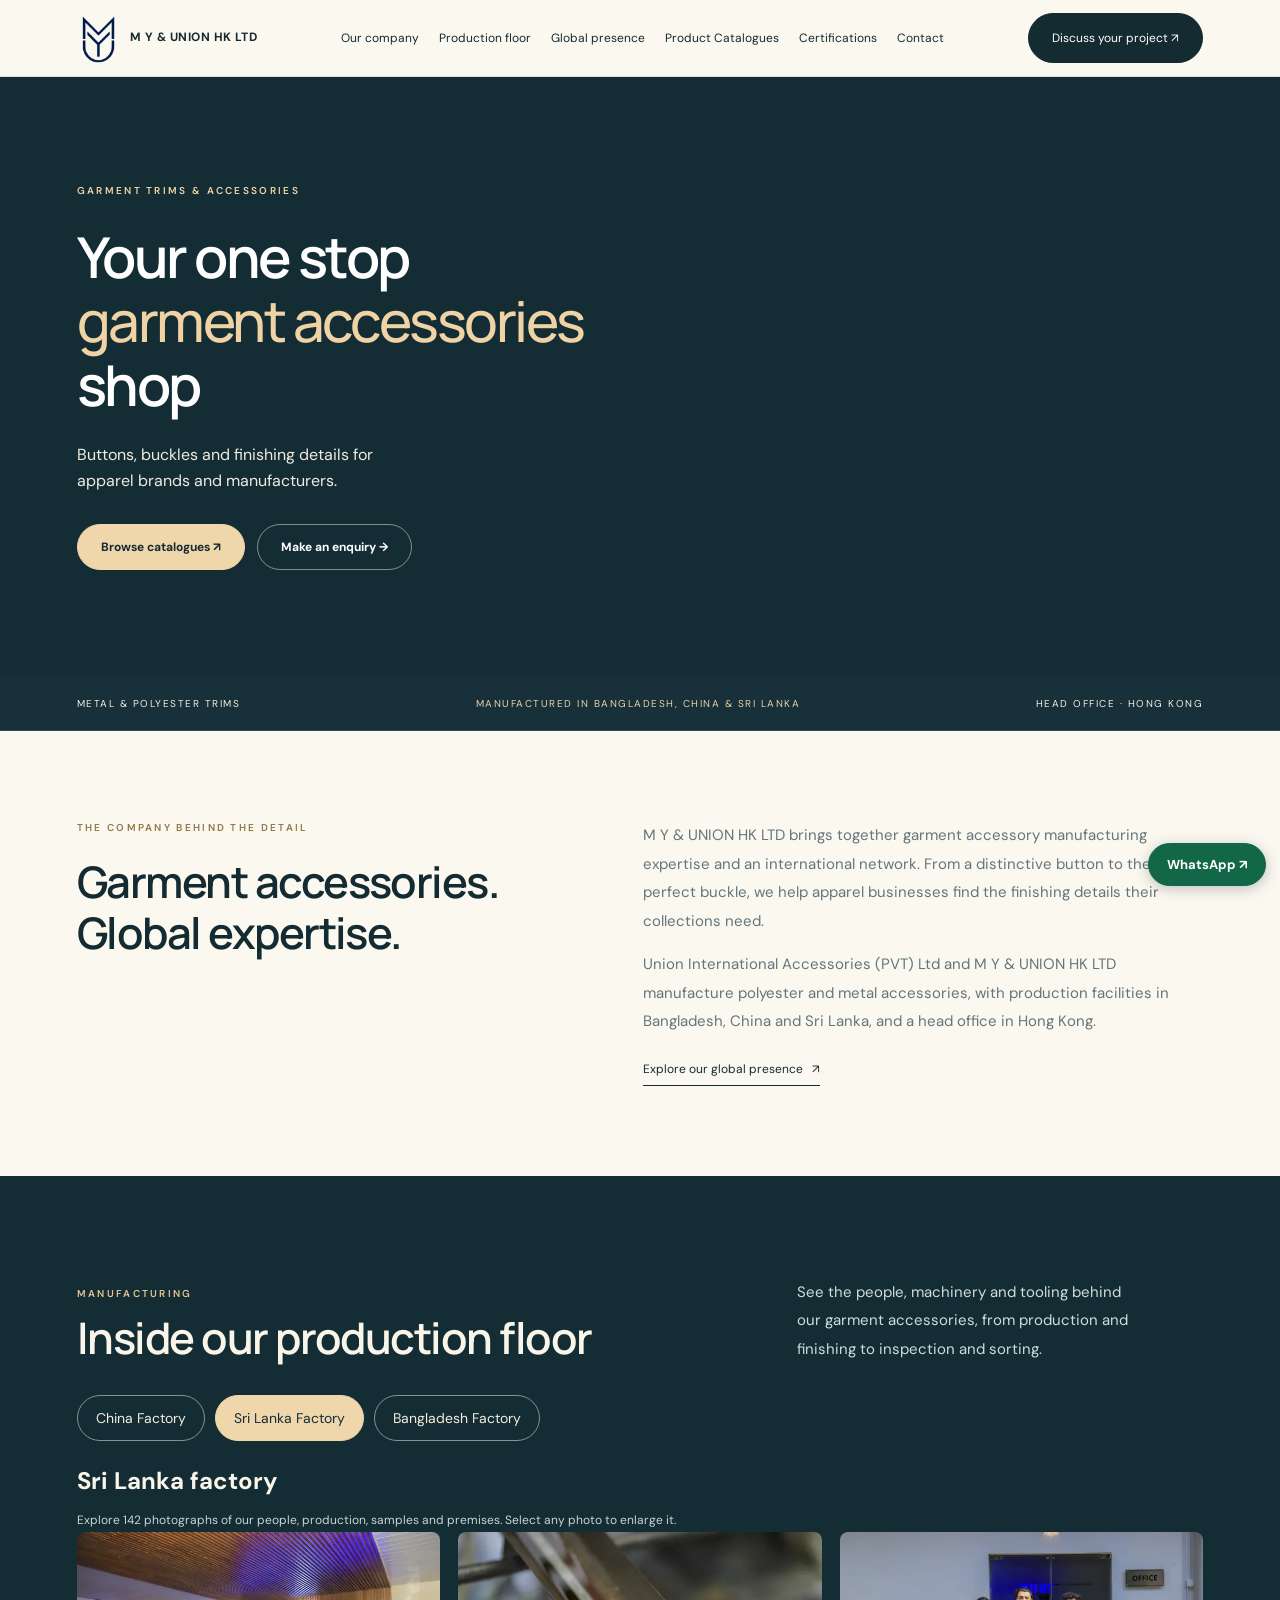
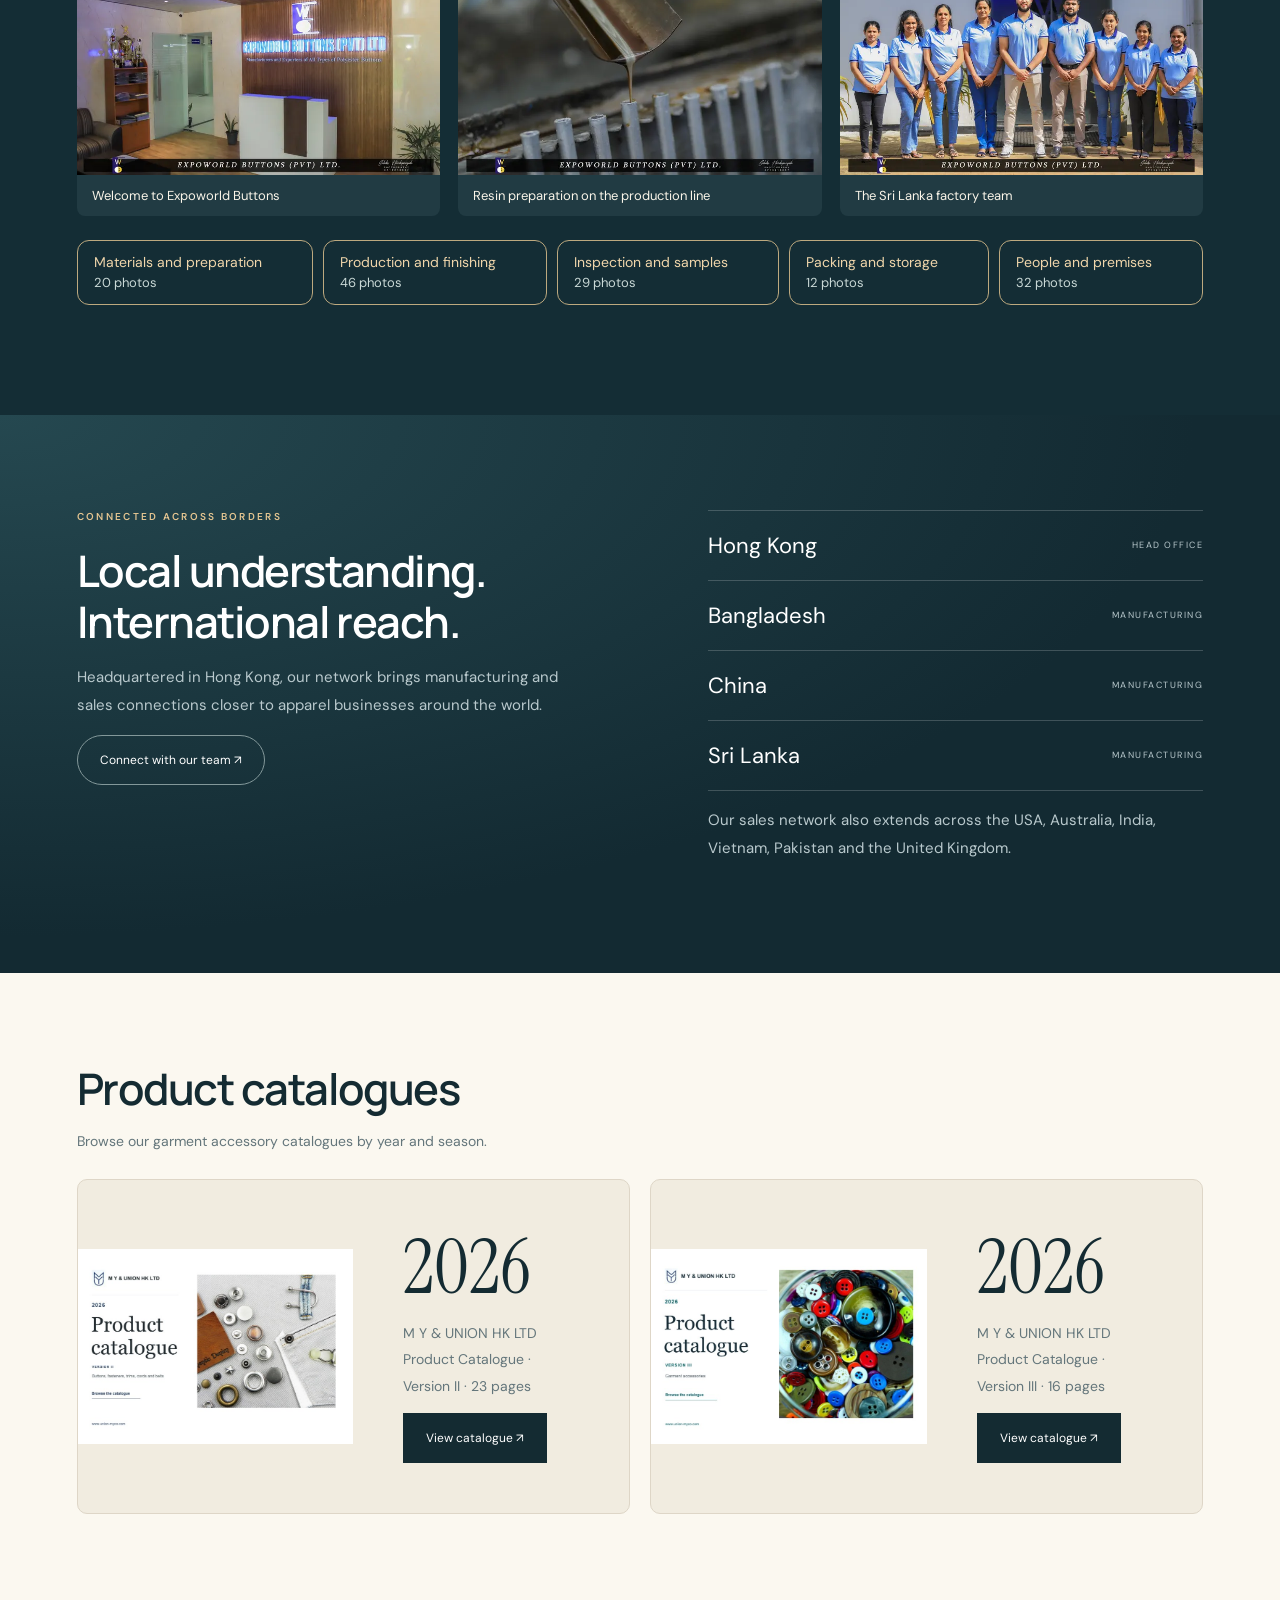
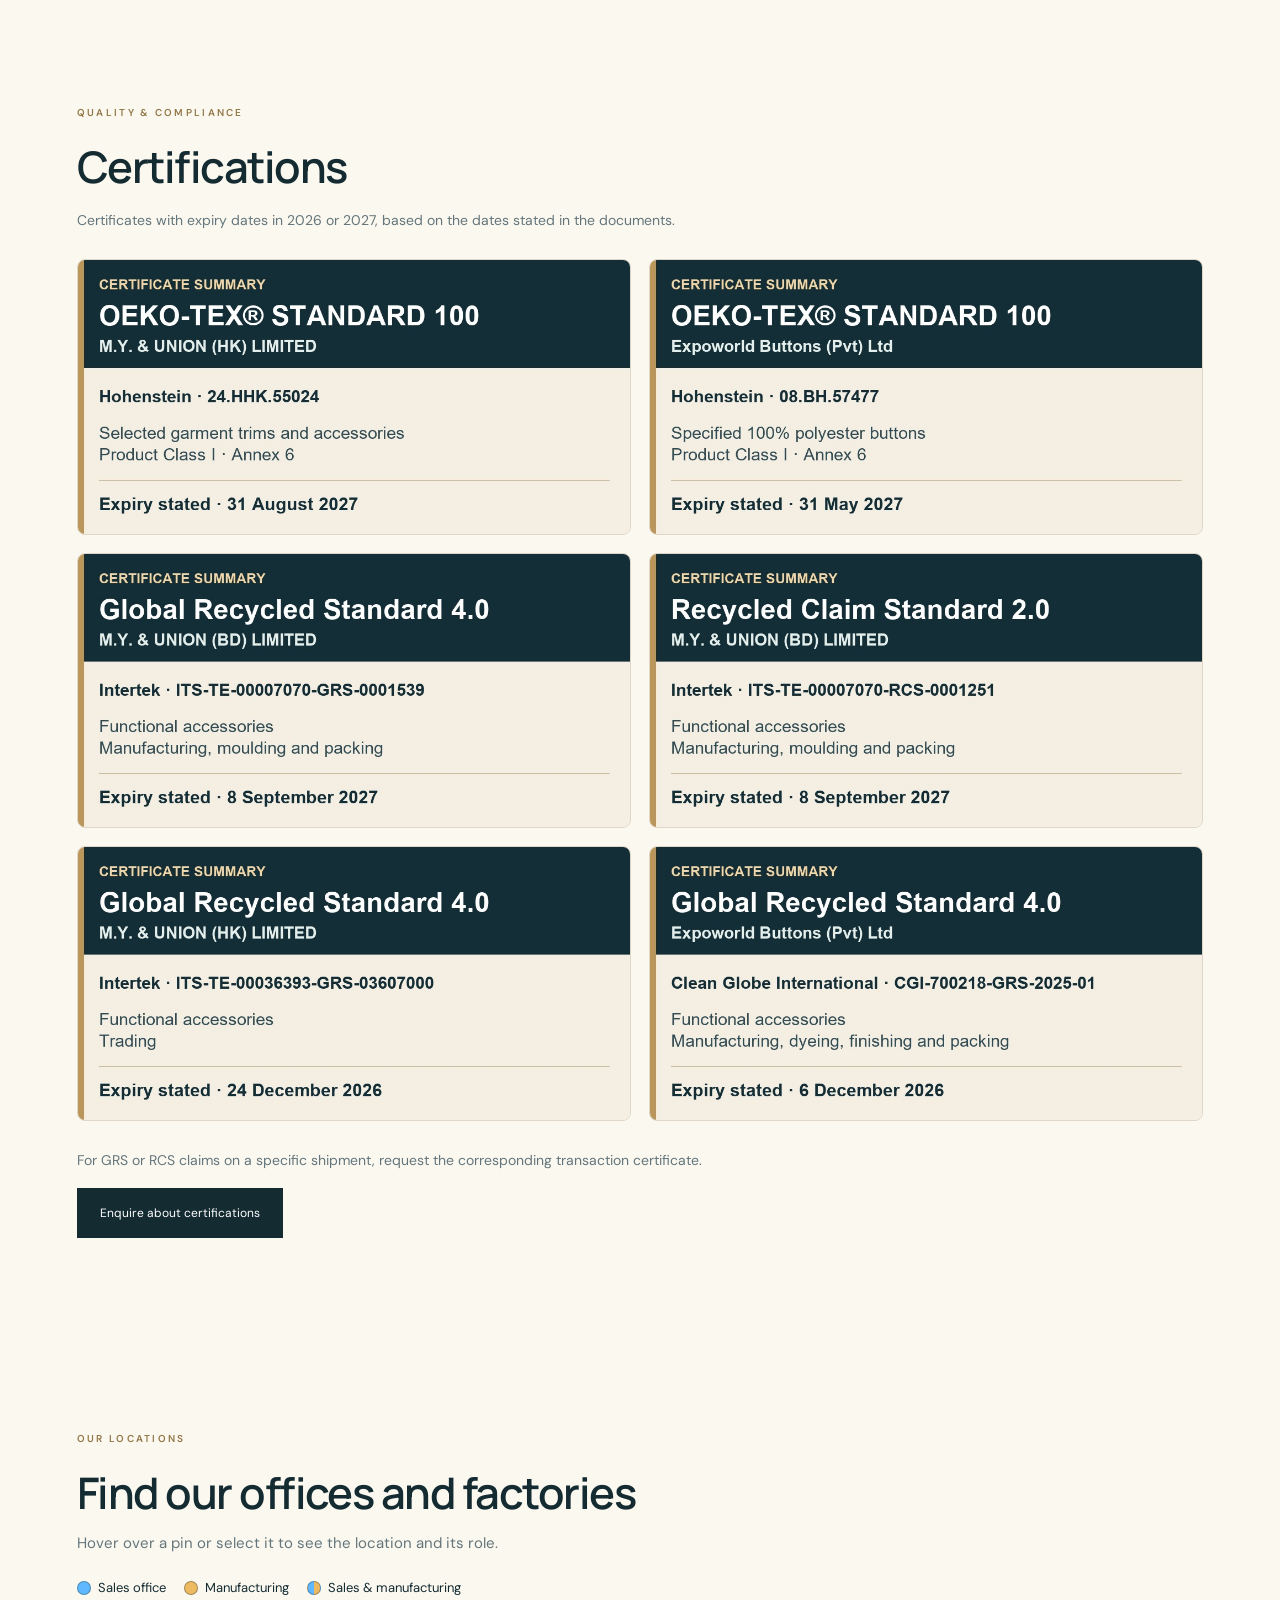
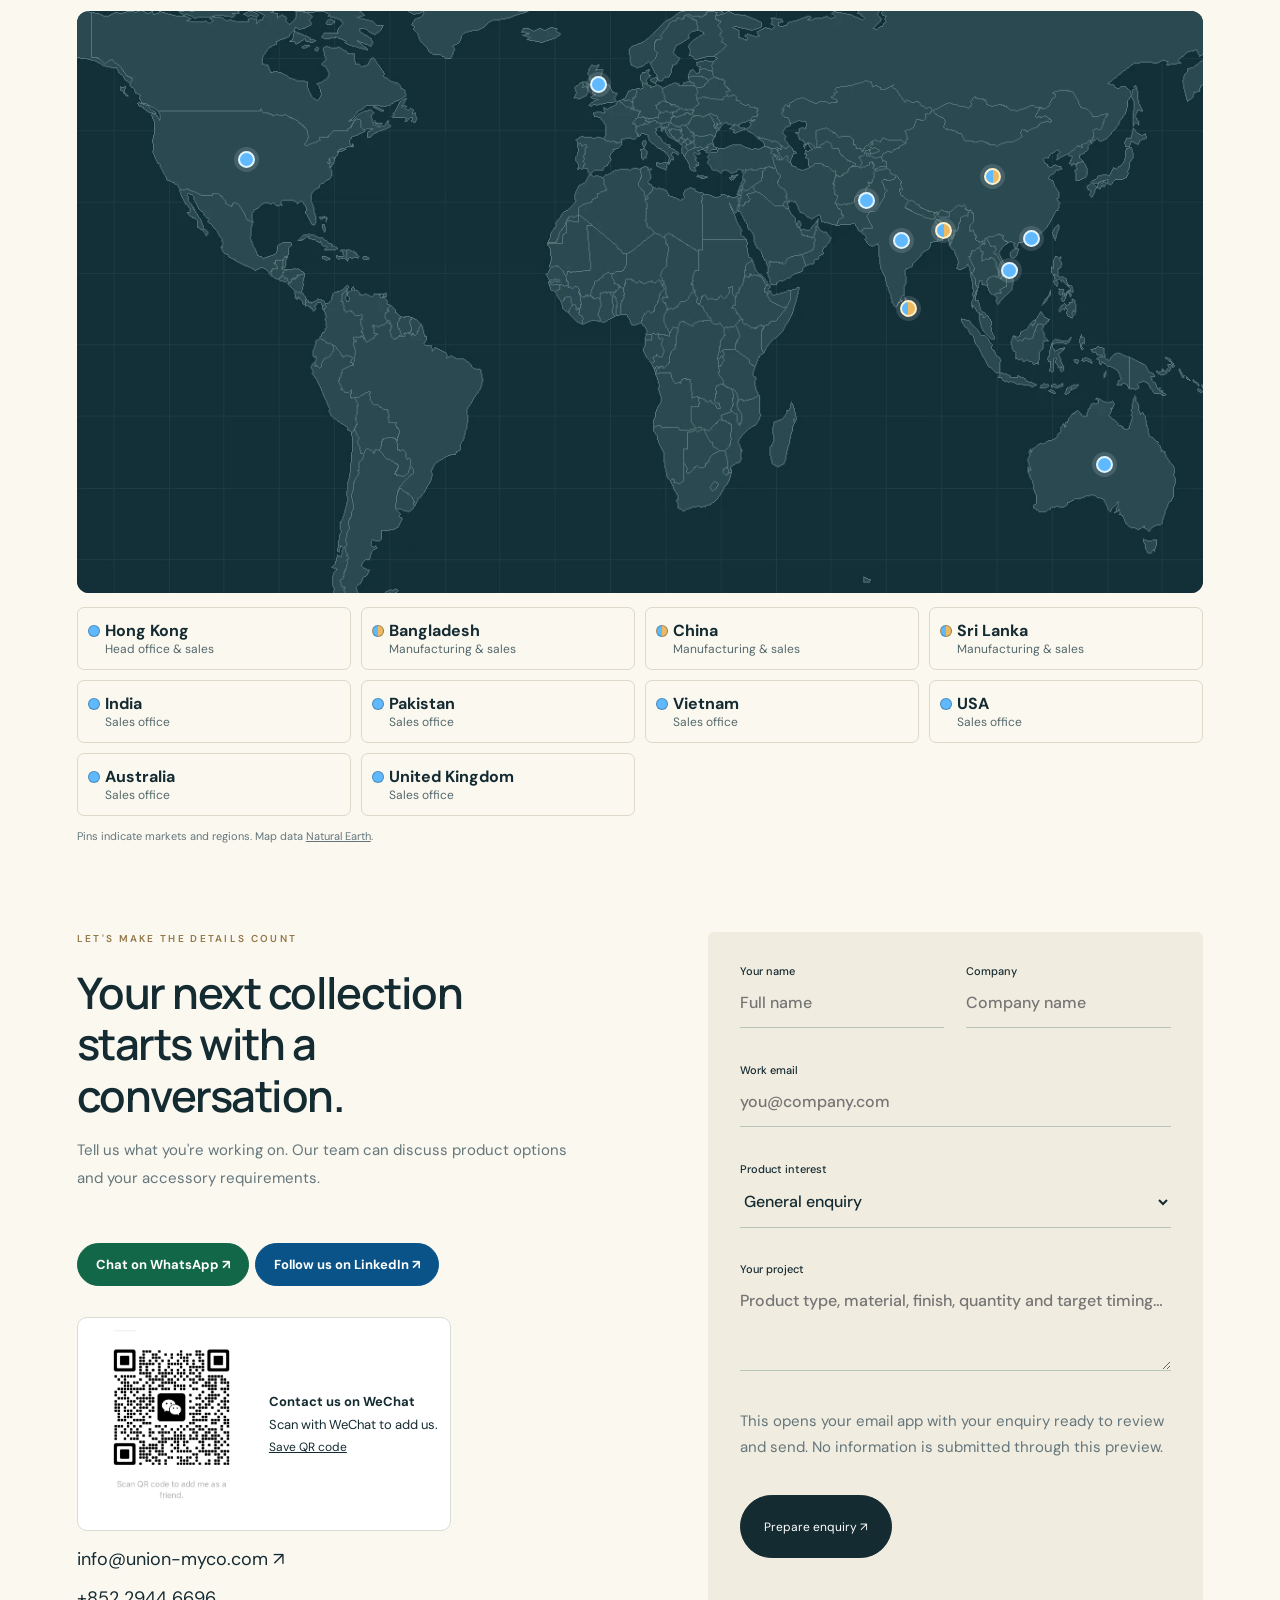
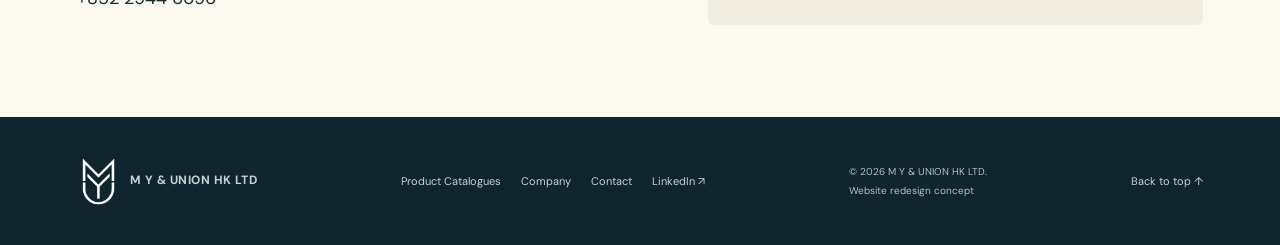
<file: index.html>
<!doctype html><html lang="en"><head><meta charset="utf-8"><meta name="viewport" content="width=device-width,initial-scale=1"><title>M Y &amp; UNION HK LTD | Garment Accessories</title><meta name="description" content="M Y & UNION HK LTD manufactures and supplies metal and polyester garment accessories. Explore product catalogues, factory photos, certifications and global sales offices."><meta name="theme-color" content="#142e38"><meta property="og:type" content="website"><meta property="og:title" content="M Y &amp; UNION HK LTD | Garment Accessories"><meta property="og:description" content="M Y & UNION HK LTD manufactures and supplies metal and polyester garment accessories. Explore product catalogues, factory photos, certifications and global sales offices."><meta name="twitter:card" content="summary"><link rel="icon" href="assets/union-monogram-clear.png"><link rel="preconnect" href="https://fonts.googleapis.com"><link rel="preconnect" href="https://fonts.gstatic.com" crossorigin><link rel="stylesheet" href="base.css"><link rel="stylesheet" href="editorial.css"><script type="application/ld+json">{"@context": "https://schema.org", "@type": "Organization", "name": "M Y & UNION HK LTD", "description": "M Y & UNION HK LTD manufactures and supplies metal and polyester garment accessories. Explore product catalogues, factory photos, certifications and global sales offices.", "email": "info@union-myco.com", "telephone": "+85229446696", "sameAs": ["https://www.linkedin.com/company/m-y-union/"]}</script></head><body id="top"><a class="skip-link" href="#main-content">Skip to content</a><div class="top">GARMENT ACCESSORIES · GLOBAL CONNECTIONS · CONSIDERED DETAILS</div><header><div class="wrap nav"><a class="brand brand-lockup" href="#top" aria-label="M Y &amp; UNION HK LTD home"><span class="brand-emblem"><img decoding="async" src="assets/union-monogram-clear.png" width="1118" height="1392" alt=""></span><span class="brand-text"><span class="brand-name">M Y &amp; UNION HK LTD</span></span></a><nav id="nav" aria-label="Main navigation"><a href="#about">Our company</a><a href="#production">Production floor</a><a href="#global">Global presence</a><a href="#catalogues">Product Catalogues</a><a href="#certifications">Certifications</a><a href="#contact">Contact</a></nav><a class="btn" href="#contact">Discuss your project ↗</a><button class="menu" aria-controls="nav" aria-label="Open navigation" aria-expanded="false">☰</button></div></header><main id="main-content"><section class="hero"><svg aria-hidden="true" width="0" height="0" style="position:absolute"><defs><filter id="trim-clean-edge" color-interpolation-filters="sRGB"><feComponentTransfer><feFuncA type="linear" slope="8" intercept="-4.8"/></feComponentTransfer></filter></defs></svg><div class="wrap"><div class="hero-grid"><div><div class="eyebrow">Garment trims & accessories</div><h1>Your one stop<br><em>garment accessories</em><br>shop</h1><p>Buttons, buckles and finishing details for apparel brands and manufacturers.</p><div class="actions"><a class="btn light" href="#catalogues">Browse catalogues ↗</a><a class="btn outline" href="#contact">Make an enquiry →</a></div></div><div id="trim-motion" class="trim-stage" aria-hidden="true"><img decoding="async" src="assets/hero-cutout-1.png" alt="" width="256" height="256" style="--lane:0;--delay:-0s"><img decoding="async" src="assets/hero-matte-black.png" alt="" width="256" height="256" style="--lane:0;--delay:-3s"><img decoding="async" src="assets/hero-variety-2.png" alt="" width="256" height="256" style="--lane:0;--delay:-6s"><img decoding="async" src="assets/hero-antique-brass.png" alt="" width="256" height="256" style="--lane:0;--delay:-9s"><img decoding="async" src="assets/hero-variety-5.png" alt="" width="256" height="256" style="--lane:0;--delay:-12s"><img decoding="async" src="assets/hero-variety-1.png" alt="" width="256" height="256" style="--lane:1;--delay:-1.1s"><img decoding="async" src="assets/hero-gold.png" alt="" width="256" height="256" style="--lane:1;--delay:-4.1s"><img decoding="async" src="assets/hero-cutout-2.png" alt="" width="256" height="256" style="--lane:1;--delay:-7.1s"><img decoding="async" src="assets/hero-antique-nickel.png" alt="" width="256" height="256" style="--lane:1;--delay:-10.1s"><img decoding="async" src="assets/hero-cutout-4.png" alt="" width="256" height="256" style="--lane:1;--delay:-13.1s"><img decoding="async" src="assets/hero-cutout-3.png" alt="" width="256" height="256" style="--lane:2;--delay:-2.2s"><img decoding="async" src="assets/hero-silver.png" alt="" width="256" height="256" style="--lane:2;--delay:-5.2s"><img decoding="async" src="assets/hero-variety-4.png" alt="" width="256" height="256" style="--lane:2;--delay:-8.2s"><img decoding="async" src="assets/hero-silver-buckle.png" alt="" width="256" height="256" style="--lane:2;--delay:-11.2s"><img decoding="async" src="assets/hero-variety-6.png" alt="" width="256" height="256" style="--lane:2;--delay:-14.2s"></div><div class="art"><img decoding="async" width="500" height="500" src="assets/buk.jpg" alt="Metal buckles from the M Y & UNION HK LTD collection"><div class="caption">THE FINISHING TOUCH, RECONSIDERED.</div></div></div><div class="hero-bottom"><span>POLYESTER & METAL ACCESSORIES</span><span>HONG KONG · BANGLADESH · CHINA · SRI LANKA</span><a href="#about">DISCOVER MORE ↓</a></div></div></section><div class="strap"><div class="wrap"><span>Metal & polyester trims</span><span>Manufactured in Bangladesh, China & Sri Lanka</span><span>Head office · Hong Kong</span></div></div><section class="wrap intro" id="about"><div><div class="eyebrow">The company behind the detail</div><h2>Garment accessories.<br>Global expertise.</h2></div><div><p>M Y & UNION HK LTD brings together garment accessory manufacturing expertise and an international network. From a distinctive button to the perfect buckle, we help apparel businesses find the finishing details their collections need.</p><p>Union International Accessories (PVT) Ltd and M Y & UNION HK LTD manufacture polyester and metal accessories, with production facilities in Bangladesh, China and Sri Lanka, and a head office in Hong Kong.</p><a class="link" href="#global">Explore our global presence &nbsp; ↗</a></div></section>
<section class="production" id="production" aria-labelledby="production-title">
  <div class="wrap">
    <div class="floor-heading">
      <div><div class="eyebrow">Manufacturing</div><h2 id="production-title">Inside our production floor</h2></div>
      <p>See the people, machinery and tooling behind our garment accessories, from production and finishing to inspection and sorting.</p>
    </div>

    <div class="factory-tabs" role="tablist" aria-label="Factory photo locations">
      <button type="button" role="tab" id="tab-china" aria-controls="factory-china" aria-selected="false" tabindex="-1">China Factory</button>
      <button type="button" role="tab" id="tab-sri-lanka" aria-controls="factory-sri-lanka" aria-selected="true" tabindex="0">Sri Lanka Factory</button>
      <button type="button" role="tab" id="tab-bangladesh" aria-controls="factory-bangladesh" aria-selected="false" tabindex="-1">Bangladesh Factory</button>
    </div>
    <div class="factory-panel factory-pending" role="tabpanel" id="factory-bangladesh" aria-labelledby="tab-bangladesh" tabindex="0" hidden><h3>Bangladesh factory</h3><p>Photos Coming Soon</p></div>
    <div class="factory-panel" role="tabpanel" id="factory-sri-lanka" aria-labelledby="tab-sri-lanka" tabindex="0"><h3>Sri Lanka factory</h3><p class="floor-photo-note">Explore 142 photographs of our people, production, samples and premises. Select any photo to enlarge it.</p><div class="floor-featured"><figure class="floor-photo"><a href="assets/production/sri-lanka-6117.webp" aria-label="Enlarge: Welcome to Expoworld Buttons"><img src="assets/production/sri-lanka-thumb-6117.webp" width="700" height="467" alt="Welcome to Expoworld Buttons at the Sri Lanka factory" loading="lazy" decoding="async"></a><figcaption>Welcome to Expoworld Buttons</figcaption></figure><figure class="floor-photo"><a href="assets/production/sri-lanka-6153.webp" aria-label="Enlarge: Resin preparation on the production line"><img src="assets/production/sri-lanka-thumb-6153.webp" width="700" height="467" alt="Resin preparation on the production line at the Sri Lanka factory" loading="lazy" decoding="async"></a><figcaption>Resin preparation on the production line</figcaption></figure><figure class="floor-photo"><a href="assets/production/sri-lanka-6479.webp" aria-label="Enlarge: The Sri Lanka factory team"><img src="assets/production/sri-lanka-thumb-6479.webp" width="700" height="467" alt="The Sri Lanka factory team at the Sri Lanka factory" loading="lazy" decoding="async"></a><figcaption>The Sri Lanka factory team</figcaption></figure></div><div class="floor-category-bar" role="group" aria-label="Sri Lanka photo categories"><button type="button" class="floor-category" id="floor-category-0" aria-expanded="false" aria-controls="floor-category-panel-0"><span>Materials and preparation</span><small>20 photos</small></button><button type="button" class="floor-category" id="floor-category-1" aria-expanded="false" aria-controls="floor-category-panel-1"><span>Production and finishing</span><small>46 photos</small></button><button type="button" class="floor-category" id="floor-category-2" aria-expanded="false" aria-controls="floor-category-panel-2"><span>Inspection and samples</span><small>29 photos</small></button><button type="button" class="floor-category" id="floor-category-3" aria-expanded="false" aria-controls="floor-category-panel-3"><span>Packing and storage</span><small>12 photos</small></button><button type="button" class="floor-category" id="floor-category-4" aria-expanded="false" aria-controls="floor-category-panel-4"><span>People and premises</span><small>32 photos</small></button></div><div class="floor-category-panel" id="floor-category-panel-0" role="region" aria-labelledby="floor-category-0" hidden><div class="floor-grid"><figure class="floor-photo"><a href="assets/production/sri-lanka-6121.webp" aria-label="Enlarge: Materials and preparation"><img src="assets/production/sri-lanka-thumb-6121.webp" width="700" height="467" alt="Materials and preparation at the Sri Lanka factory" loading="lazy" decoding="async"></a><figcaption>Materials and preparation</figcaption></figure><figure class="floor-photo"><a href="assets/production/sri-lanka-6128.webp" aria-label="Enlarge: Materials and preparation"><img src="assets/production/sri-lanka-thumb-6128.webp" width="700" height="467" alt="Materials and preparation at the Sri Lanka factory" loading="lazy" decoding="async"></a><figcaption>Materials and preparation</figcaption></figure><figure class="floor-photo"><a href="assets/production/sri-lanka-6132.webp" aria-label="Enlarge: Materials and preparation"><img src="assets/production/sri-lanka-thumb-6132.webp" width="700" height="467" alt="Materials and preparation at the Sri Lanka factory" loading="lazy" decoding="async"></a><figcaption>Materials and preparation</figcaption></figure><figure class="floor-photo"><a href="assets/production/sri-lanka-6134.webp" aria-label="Enlarge: Materials and preparation"><img src="assets/production/sri-lanka-thumb-6134.webp" width="700" height="467" alt="Materials and preparation at the Sri Lanka factory" loading="lazy" decoding="async"></a><figcaption>Materials and preparation</figcaption></figure><figure class="floor-photo"><a href="assets/production/sri-lanka-6136.webp" aria-label="Enlarge: Materials and preparation"><img src="assets/production/sri-lanka-thumb-6136.webp" width="700" height="467" alt="Materials and preparation at the Sri Lanka factory" loading="lazy" decoding="async"></a><figcaption>Materials and preparation</figcaption></figure><figure class="floor-photo"><a href="assets/production/sri-lanka-6138.webp" aria-label="Enlarge: Materials and preparation"><img src="assets/production/sri-lanka-thumb-6138.webp" width="700" height="467" alt="Materials and preparation at the Sri Lanka factory" loading="lazy" decoding="async"></a><figcaption>Materials and preparation</figcaption></figure><figure class="floor-photo"><a href="assets/production/sri-lanka-6140.webp" aria-label="Enlarge: Materials and preparation"><img src="assets/production/sri-lanka-thumb-6140.webp" width="700" height="467" alt="Materials and preparation at the Sri Lanka factory" loading="lazy" decoding="async"></a><figcaption>Materials and preparation</figcaption></figure><figure class="floor-photo"><a href="assets/production/sri-lanka-6142.webp" aria-label="Enlarge: Materials and preparation"><img src="assets/production/sri-lanka-thumb-6142.webp" width="700" height="467" alt="Materials and preparation at the Sri Lanka factory" loading="lazy" decoding="async"></a><figcaption>Materials and preparation</figcaption></figure><figure class="floor-photo"><a href="assets/production/sri-lanka-6144.webp" aria-label="Enlarge: Materials and preparation"><img src="assets/production/sri-lanka-thumb-6144.webp" width="700" height="467" alt="Materials and preparation at the Sri Lanka factory" loading="lazy" decoding="async"></a><figcaption>Materials and preparation</figcaption></figure><figure class="floor-photo"><a href="assets/production/sri-lanka-6145.webp" aria-label="Enlarge: Materials and preparation"><img src="assets/production/sri-lanka-thumb-6145.webp" width="700" height="467" alt="Materials and preparation at the Sri Lanka factory" loading="lazy" decoding="async"></a><figcaption>Materials and preparation</figcaption></figure><figure class="floor-photo"><a href="assets/production/sri-lanka-6146.webp" aria-label="Enlarge: Materials and preparation"><img src="assets/production/sri-lanka-thumb-6146.webp" width="700" height="467" alt="Materials and preparation at the Sri Lanka factory" loading="lazy" decoding="async"></a><figcaption>Materials and preparation</figcaption></figure><figure class="floor-photo"><a href="assets/production/sri-lanka-6148.webp" aria-label="Enlarge: Materials and preparation"><img src="assets/production/sri-lanka-thumb-6148.webp" width="700" height="467" alt="Materials and preparation at the Sri Lanka factory" loading="lazy" decoding="async"></a><figcaption>Materials and preparation</figcaption></figure><figure class="floor-photo"><a href="assets/production/sri-lanka-6150.webp" aria-label="Enlarge: Materials and preparation"><img src="assets/production/sri-lanka-thumb-6150.webp" width="700" height="467" alt="Materials and preparation at the Sri Lanka factory" loading="lazy" decoding="async"></a><figcaption>Materials and preparation</figcaption></figure><figure class="floor-photo"><a href="assets/production/sri-lanka-6154.webp" aria-label="Enlarge: Materials and preparation"><img src="assets/production/sri-lanka-thumb-6154.webp" width="700" height="467" alt="Materials and preparation at the Sri Lanka factory" loading="lazy" decoding="async"></a><figcaption>Materials and preparation</figcaption></figure><figure class="floor-photo"><a href="assets/production/sri-lanka-6155.webp" aria-label="Enlarge: Materials and preparation"><img src="assets/production/sri-lanka-thumb-6155.webp" width="700" height="467" alt="Materials and preparation at the Sri Lanka factory" loading="lazy" decoding="async"></a><figcaption>Materials and preparation</figcaption></figure><figure class="floor-photo"><a href="assets/production/sri-lanka-6157.webp" aria-label="Enlarge: Materials and preparation"><img src="assets/production/sri-lanka-thumb-6157.webp" width="700" height="467" alt="Materials and preparation at the Sri Lanka factory" loading="lazy" decoding="async"></a><figcaption>Materials and preparation</figcaption></figure><figure class="floor-photo"><a href="assets/production/sri-lanka-6158.webp" aria-label="Enlarge: Materials and preparation"><img src="assets/production/sri-lanka-thumb-6158.webp" width="700" height="467" alt="Materials and preparation at the Sri Lanka factory" loading="lazy" decoding="async"></a><figcaption>Materials and preparation</figcaption></figure><figure class="floor-photo"><a href="assets/production/sri-lanka-6159.webp" aria-label="Enlarge: Materials and preparation"><img src="assets/production/sri-lanka-thumb-6159.webp" width="700" height="467" alt="Materials and preparation at the Sri Lanka factory" loading="lazy" decoding="async"></a><figcaption>Materials and preparation</figcaption></figure><figure class="floor-photo"><a href="assets/production/sri-lanka-6161.webp" aria-label="Enlarge: Materials and preparation"><img src="assets/production/sri-lanka-thumb-6161.webp" width="700" height="467" alt="Materials and preparation at the Sri Lanka factory" loading="lazy" decoding="async"></a><figcaption>Materials and preparation</figcaption></figure><figure class="floor-photo"><a href="assets/production/sri-lanka-6188.webp" aria-label="Enlarge: Materials and preparation"><img src="assets/production/sri-lanka-thumb-6188.webp" width="700" height="467" alt="Materials and preparation at the Sri Lanka factory" loading="lazy" decoding="async"></a><figcaption>Materials and preparation</figcaption></figure></div></div><div class="floor-category-panel" id="floor-category-panel-1" role="region" aria-labelledby="floor-category-1" hidden><div class="floor-grid"><figure class="floor-photo"><a href="assets/production/sri-lanka-6119.webp" aria-label="Enlarge: Production and finishing"><img src="assets/production/sri-lanka-thumb-6119.webp" width="700" height="467" alt="Production and finishing at the Sri Lanka factory" loading="lazy" decoding="async"></a><figcaption>Production and finishing</figcaption></figure><figure class="floor-photo"><a href="assets/production/sri-lanka-6165.webp" aria-label="Enlarge: Production and finishing"><img src="assets/production/sri-lanka-thumb-6165.webp" width="700" height="467" alt="Production and finishing at the Sri Lanka factory" loading="lazy" decoding="async"></a><figcaption>Production and finishing</figcaption></figure><figure class="floor-photo"><a href="assets/production/sri-lanka-6169.webp" aria-label="Enlarge: Production and finishing"><img src="assets/production/sri-lanka-thumb-6169.webp" width="700" height="467" alt="Production and finishing at the Sri Lanka factory" loading="lazy" decoding="async"></a><figcaption>Production and finishing</figcaption></figure><figure class="floor-photo"><a href="assets/production/sri-lanka-6171.webp" aria-label="Enlarge: Production and finishing"><img src="assets/production/sri-lanka-thumb-6171.webp" width="700" height="467" alt="Production and finishing at the Sri Lanka factory" loading="lazy" decoding="async"></a><figcaption>Production and finishing</figcaption></figure><figure class="floor-photo"><a href="assets/production/sri-lanka-6173.webp" aria-label="Enlarge: Production and finishing"><img src="assets/production/sri-lanka-thumb-6173.webp" width="700" height="467" alt="Production and finishing at the Sri Lanka factory" loading="lazy" decoding="async"></a><figcaption>Production and finishing</figcaption></figure><figure class="floor-photo"><a href="assets/production/sri-lanka-6174.webp" aria-label="Enlarge: Production and finishing"><img src="assets/production/sri-lanka-thumb-6174.webp" width="700" height="467" alt="Production and finishing at the Sri Lanka factory" loading="lazy" decoding="async"></a><figcaption>Production and finishing</figcaption></figure><figure class="floor-photo"><a href="assets/production/sri-lanka-6179.webp" aria-label="Enlarge: Production and finishing"><img src="assets/production/sri-lanka-thumb-6179.webp" width="700" height="467" alt="Production and finishing at the Sri Lanka factory" loading="lazy" decoding="async"></a><figcaption>Production and finishing</figcaption></figure><figure class="floor-photo"><a href="assets/production/sri-lanka-6180.webp" aria-label="Enlarge: Production and finishing"><img src="assets/production/sri-lanka-thumb-6180.webp" width="700" height="467" alt="Production and finishing at the Sri Lanka factory" loading="lazy" decoding="async"></a><figcaption>Production and finishing</figcaption></figure><figure class="floor-photo"><a href="assets/production/sri-lanka-6183.webp" aria-label="Enlarge: Production and finishing"><img src="assets/production/sri-lanka-thumb-6183.webp" width="700" height="467" alt="Production and finishing at the Sri Lanka factory" loading="lazy" decoding="async"></a><figcaption>Production and finishing</figcaption></figure><figure class="floor-photo"><a href="assets/production/sri-lanka-6184.webp" aria-label="Enlarge: Production and finishing"><img src="assets/production/sri-lanka-thumb-6184.webp" width="700" height="467" alt="Production and finishing at the Sri Lanka factory" loading="lazy" decoding="async"></a><figcaption>Production and finishing</figcaption></figure><figure class="floor-photo"><a href="assets/production/sri-lanka-6185.webp" aria-label="Enlarge: Production and finishing"><img src="assets/production/sri-lanka-thumb-6185.webp" width="700" height="467" alt="Production and finishing at the Sri Lanka factory" loading="lazy" decoding="async"></a><figcaption>Production and finishing</figcaption></figure><figure class="floor-photo"><a href="assets/production/sri-lanka-6189.webp" aria-label="Enlarge: Production and finishing"><img src="assets/production/sri-lanka-thumb-6189.webp" width="700" height="467" alt="Production and finishing at the Sri Lanka factory" loading="lazy" decoding="async"></a><figcaption>Production and finishing</figcaption></figure><figure class="floor-photo"><a href="assets/production/sri-lanka-6190.webp" aria-label="Enlarge: Production and finishing"><img src="assets/production/sri-lanka-thumb-6190.webp" width="700" height="467" alt="Production and finishing at the Sri Lanka factory" loading="lazy" decoding="async"></a><figcaption>Production and finishing</figcaption></figure><figure class="floor-photo"><a href="assets/production/sri-lanka-6191.webp" aria-label="Enlarge: Production and finishing"><img src="assets/production/sri-lanka-thumb-6191.webp" width="700" height="467" alt="Production and finishing at the Sri Lanka factory" loading="lazy" decoding="async"></a><figcaption>Production and finishing</figcaption></figure><figure class="floor-photo"><a href="assets/production/sri-lanka-6193.webp" aria-label="Enlarge: Production and finishing"><img src="assets/production/sri-lanka-thumb-6193.webp" width="700" height="467" alt="Production and finishing at the Sri Lanka factory" loading="lazy" decoding="async"></a><figcaption>Production and finishing</figcaption></figure><figure class="floor-photo"><a href="assets/production/sri-lanka-6198.webp" aria-label="Enlarge: Production and finishing"><img src="assets/production/sri-lanka-thumb-6198.webp" width="700" height="467" alt="Production and finishing at the Sri Lanka factory" loading="lazy" decoding="async"></a><figcaption>Production and finishing</figcaption></figure><figure class="floor-photo"><a href="assets/production/sri-lanka-6205.webp" aria-label="Enlarge: Production and finishing"><img src="assets/production/sri-lanka-thumb-6205.webp" width="700" height="467" alt="Production and finishing at the Sri Lanka factory" loading="lazy" decoding="async"></a><figcaption>Production and finishing</figcaption></figure><figure class="floor-photo"><a href="assets/production/sri-lanka-6206.webp" aria-label="Enlarge: Production and finishing"><img src="assets/production/sri-lanka-thumb-6206.webp" width="700" height="467" alt="Production and finishing at the Sri Lanka factory" loading="lazy" decoding="async"></a><figcaption>Production and finishing</figcaption></figure><figure class="floor-photo"><a href="assets/production/sri-lanka-6207.webp" aria-label="Enlarge: Production and finishing"><img src="assets/production/sri-lanka-thumb-6207.webp" width="700" height="467" alt="Production and finishing at the Sri Lanka factory" loading="lazy" decoding="async"></a><figcaption>Production and finishing</figcaption></figure><figure class="floor-photo"><a href="assets/production/sri-lanka-6212.webp" aria-label="Enlarge: Production and finishing"><img src="assets/production/sri-lanka-thumb-6212.webp" width="700" height="467" alt="Production and finishing at the Sri Lanka factory" loading="lazy" decoding="async"></a><figcaption>Production and finishing</figcaption></figure><figure class="floor-photo"><a href="assets/production/sri-lanka-6213.webp" aria-label="Enlarge: Production and finishing"><img src="assets/production/sri-lanka-thumb-6213.webp" width="700" height="467" alt="Production and finishing at the Sri Lanka factory" loading="lazy" decoding="async"></a><figcaption>Production and finishing</figcaption></figure><figure class="floor-photo"><a href="assets/production/sri-lanka-6214.webp" aria-label="Enlarge: Production and finishing"><img src="assets/production/sri-lanka-thumb-6214.webp" width="700" height="467" alt="Production and finishing at the Sri Lanka factory" loading="lazy" decoding="async"></a><figcaption>Production and finishing</figcaption></figure><figure class="floor-photo"><a href="assets/production/sri-lanka-6215.webp" aria-label="Enlarge: Production and finishing"><img src="assets/production/sri-lanka-thumb-6215.webp" width="700" height="467" alt="Production and finishing at the Sri Lanka factory" loading="lazy" decoding="async"></a><figcaption>Production and finishing</figcaption></figure><figure class="floor-photo"><a href="assets/production/sri-lanka-6218.webp" aria-label="Enlarge: Production and finishing"><img src="assets/production/sri-lanka-thumb-6218.webp" width="700" height="467" alt="Production and finishing at the Sri Lanka factory" loading="lazy" decoding="async"></a><figcaption>Production and finishing</figcaption></figure><figure class="floor-photo"><a href="assets/production/sri-lanka-6220.webp" aria-label="Enlarge: Production and finishing"><img src="assets/production/sri-lanka-thumb-6220.webp" width="700" height="467" alt="Production and finishing at the Sri Lanka factory" loading="lazy" decoding="async"></a><figcaption>Production and finishing</figcaption></figure><figure class="floor-photo"><a href="assets/production/sri-lanka-6221.webp" aria-label="Enlarge: Production and finishing"><img src="assets/production/sri-lanka-thumb-6221.webp" width="700" height="467" alt="Production and finishing at the Sri Lanka factory" loading="lazy" decoding="async"></a><figcaption>Production and finishing</figcaption></figure><figure class="floor-photo"><a href="assets/production/sri-lanka-6227.webp" aria-label="Enlarge: Production and finishing"><img src="assets/production/sri-lanka-thumb-6227.webp" width="700" height="467" alt="Production and finishing at the Sri Lanka factory" loading="lazy" decoding="async"></a><figcaption>Production and finishing</figcaption></figure><figure class="floor-photo"><a href="assets/production/sri-lanka-6233.webp" aria-label="Enlarge: Production and finishing"><img src="assets/production/sri-lanka-thumb-6233.webp" width="700" height="467" alt="Production and finishing at the Sri Lanka factory" loading="lazy" decoding="async"></a><figcaption>Production and finishing</figcaption></figure><figure class="floor-photo"><a href="assets/production/sri-lanka-6235.webp" aria-label="Enlarge: Production and finishing"><img src="assets/production/sri-lanka-thumb-6235.webp" width="700" height="467" alt="Production and finishing at the Sri Lanka factory" loading="lazy" decoding="async"></a><figcaption>Production and finishing</figcaption></figure><figure class="floor-photo"><a href="assets/production/sri-lanka-6236.webp" aria-label="Enlarge: Production and finishing"><img src="assets/production/sri-lanka-thumb-6236.webp" width="700" height="467" alt="Production and finishing at the Sri Lanka factory" loading="lazy" decoding="async"></a><figcaption>Production and finishing</figcaption></figure><figure class="floor-photo"><a href="assets/production/sri-lanka-6238.webp" aria-label="Enlarge: Production and finishing"><img src="assets/production/sri-lanka-thumb-6238.webp" width="700" height="467" alt="Production and finishing at the Sri Lanka factory" loading="lazy" decoding="async"></a><figcaption>Production and finishing</figcaption></figure><figure class="floor-photo"><a href="assets/production/sri-lanka-6239.webp" aria-label="Enlarge: Production and finishing"><img src="assets/production/sri-lanka-thumb-6239.webp" width="700" height="467" alt="Production and finishing at the Sri Lanka factory" loading="lazy" decoding="async"></a><figcaption>Production and finishing</figcaption></figure><figure class="floor-photo"><a href="assets/production/sri-lanka-6240.webp" aria-label="Enlarge: Production and finishing"><img src="assets/production/sri-lanka-thumb-6240.webp" width="700" height="467" alt="Production and finishing at the Sri Lanka factory" loading="lazy" decoding="async"></a><figcaption>Production and finishing</figcaption></figure><figure class="floor-photo"><a href="assets/production/sri-lanka-6242.webp" aria-label="Enlarge: Production and finishing"><img src="assets/production/sri-lanka-thumb-6242.webp" width="700" height="467" alt="Production and finishing at the Sri Lanka factory" loading="lazy" decoding="async"></a><figcaption>Production and finishing</figcaption></figure><figure class="floor-photo"><a href="assets/production/sri-lanka-6243.webp" aria-label="Enlarge: Production and finishing"><img src="assets/production/sri-lanka-thumb-6243.webp" width="700" height="467" alt="Production and finishing at the Sri Lanka factory" loading="lazy" decoding="async"></a><figcaption>Production and finishing</figcaption></figure><figure class="floor-photo"><a href="assets/production/sri-lanka-6247.webp" aria-label="Enlarge: Production and finishing"><img src="assets/production/sri-lanka-thumb-6247.webp" width="700" height="467" alt="Production and finishing at the Sri Lanka factory" loading="lazy" decoding="async"></a><figcaption>Production and finishing</figcaption></figure><figure class="floor-photo"><a href="assets/production/sri-lanka-6248.webp" aria-label="Enlarge: Production and finishing"><img src="assets/production/sri-lanka-thumb-6248.webp" width="700" height="467" alt="Production and finishing at the Sri Lanka factory" loading="lazy" decoding="async"></a><figcaption>Production and finishing</figcaption></figure><figure class="floor-photo"><a href="assets/production/sri-lanka-6250.webp" aria-label="Enlarge: Production and finishing"><img src="assets/production/sri-lanka-thumb-6250.webp" width="700" height="467" alt="Production and finishing at the Sri Lanka factory" loading="lazy" decoding="async"></a><figcaption>Production and finishing</figcaption></figure><figure class="floor-photo"><a href="assets/production/sri-lanka-6252.webp" aria-label="Enlarge: Production and finishing"><img src="assets/production/sri-lanka-thumb-6252.webp" width="700" height="467" alt="Production and finishing at the Sri Lanka factory" loading="lazy" decoding="async"></a><figcaption>Production and finishing</figcaption></figure><figure class="floor-photo"><a href="assets/production/sri-lanka-6260.webp" aria-label="Enlarge: Production and finishing"><img src="assets/production/sri-lanka-thumb-6260.webp" width="700" height="467" alt="Production and finishing at the Sri Lanka factory" loading="lazy" decoding="async"></a><figcaption>Production and finishing</figcaption></figure><figure class="floor-photo"><a href="assets/production/sri-lanka-6268.webp" aria-label="Enlarge: Production and finishing"><img src="assets/production/sri-lanka-thumb-6268.webp" width="700" height="467" alt="Production and finishing at the Sri Lanka factory" loading="lazy" decoding="async"></a><figcaption>Production and finishing</figcaption></figure><figure class="floor-photo"><a href="assets/production/sri-lanka-6278.webp" aria-label="Enlarge: Production and finishing"><img src="assets/production/sri-lanka-thumb-6278.webp" width="700" height="467" alt="Production and finishing at the Sri Lanka factory" loading="lazy" decoding="async"></a><figcaption>Production and finishing</figcaption></figure><figure class="floor-photo"><a href="assets/production/sri-lanka-6292.webp" aria-label="Enlarge: Production and finishing"><img src="assets/production/sri-lanka-thumb-6292.webp" width="700" height="467" alt="Production and finishing at the Sri Lanka factory" loading="lazy" decoding="async"></a><figcaption>Production and finishing</figcaption></figure><figure class="floor-photo"><a href="assets/production/sri-lanka-6294.webp" aria-label="Enlarge: Production and finishing"><img src="assets/production/sri-lanka-thumb-6294.webp" width="700" height="467" alt="Production and finishing at the Sri Lanka factory" loading="lazy" decoding="async"></a><figcaption>Production and finishing</figcaption></figure><figure class="floor-photo"><a href="assets/production/sri-lanka-6458.webp" aria-label="Enlarge: Production and finishing"><img src="assets/production/sri-lanka-thumb-6458.webp" width="700" height="467" alt="Production and finishing at the Sri Lanka factory" loading="lazy" decoding="async"></a><figcaption>Production and finishing</figcaption></figure><figure class="floor-photo"><a href="assets/production/sri-lanka-6462.webp" aria-label="Enlarge: Production and finishing"><img src="assets/production/sri-lanka-thumb-6462.webp" width="700" height="467" alt="Production and finishing at the Sri Lanka factory" loading="lazy" decoding="async"></a><figcaption>Production and finishing</figcaption></figure></div></div><div class="floor-category-panel" id="floor-category-panel-2" role="region" aria-labelledby="floor-category-2" hidden><div class="floor-grid"><figure class="floor-photo"><a href="assets/production/sri-lanka-6245.webp" aria-label="Enlarge: Inspection and samples"><img src="assets/production/sri-lanka-thumb-6245.webp" width="700" height="467" alt="Inspection and samples at the Sri Lanka factory" loading="lazy" decoding="async"></a><figcaption>Inspection and samples</figcaption></figure><figure class="floor-photo"><a href="assets/production/sri-lanka-6254.webp" aria-label="Enlarge: Inspection and samples"><img src="assets/production/sri-lanka-thumb-6254.webp" width="700" height="467" alt="Inspection and samples at the Sri Lanka factory" loading="lazy" decoding="async"></a><figcaption>Inspection and samples</figcaption></figure><figure class="floor-photo"><a href="assets/production/sri-lanka-6255.webp" aria-label="Enlarge: Inspection and samples"><img src="assets/production/sri-lanka-thumb-6255.webp" width="700" height="467" alt="Inspection and samples at the Sri Lanka factory" loading="lazy" decoding="async"></a><figcaption>Inspection and samples</figcaption></figure><figure class="floor-photo"><a href="assets/production/sri-lanka-6262.webp" aria-label="Enlarge: Inspection and samples"><img src="assets/production/sri-lanka-thumb-6262.webp" width="700" height="467" alt="Inspection and samples at the Sri Lanka factory" loading="lazy" decoding="async"></a><figcaption>Inspection and samples</figcaption></figure><figure class="floor-photo"><a href="assets/production/sri-lanka-6263.webp" aria-label="Enlarge: Inspection and samples"><img src="assets/production/sri-lanka-thumb-6263.webp" width="700" height="467" alt="Inspection and samples at the Sri Lanka factory" loading="lazy" decoding="async"></a><figcaption>Inspection and samples</figcaption></figure><figure class="floor-photo"><a href="assets/production/sri-lanka-6264.webp" aria-label="Enlarge: Inspection and samples"><img src="assets/production/sri-lanka-thumb-6264.webp" width="700" height="467" alt="Inspection and samples at the Sri Lanka factory" loading="lazy" decoding="async"></a><figcaption>Inspection and samples</figcaption></figure><figure class="floor-photo"><a href="assets/production/sri-lanka-6265.webp" aria-label="Enlarge: Inspection and samples"><img src="assets/production/sri-lanka-thumb-6265.webp" width="700" height="467" alt="Inspection and samples at the Sri Lanka factory" loading="lazy" decoding="async"></a><figcaption>Inspection and samples</figcaption></figure><figure class="floor-photo"><a href="assets/production/sri-lanka-6266.webp" aria-label="Enlarge: Inspection and samples"><img src="assets/production/sri-lanka-thumb-6266.webp" width="700" height="467" alt="Inspection and samples at the Sri Lanka factory" loading="lazy" decoding="async"></a><figcaption>Inspection and samples</figcaption></figure><figure class="floor-photo"><a href="assets/production/sri-lanka-6269.webp" aria-label="Enlarge: Inspection and samples"><img src="assets/production/sri-lanka-thumb-6269.webp" width="700" height="467" alt="Inspection and samples at the Sri Lanka factory" loading="lazy" decoding="async"></a><figcaption>Inspection and samples</figcaption></figure><figure class="floor-photo"><a href="assets/production/sri-lanka-6274.webp" aria-label="Enlarge: Inspection and samples"><img src="assets/production/sri-lanka-thumb-6274.webp" width="700" height="467" alt="Inspection and samples at the Sri Lanka factory" loading="lazy" decoding="async"></a><figcaption>Inspection and samples</figcaption></figure><figure class="floor-photo"><a href="assets/production/sri-lanka-6275.webp" aria-label="Enlarge: Inspection and samples"><img src="assets/production/sri-lanka-thumb-6275.webp" width="700" height="467" alt="Inspection and samples at the Sri Lanka factory" loading="lazy" decoding="async"></a><figcaption>Inspection and samples</figcaption></figure><figure class="floor-photo"><a href="assets/production/sri-lanka-6276.webp" aria-label="Enlarge: Inspection and samples"><img src="assets/production/sri-lanka-thumb-6276.webp" width="700" height="467" alt="Inspection and samples at the Sri Lanka factory" loading="lazy" decoding="async"></a><figcaption>Inspection and samples</figcaption></figure><figure class="floor-photo"><a href="assets/production/sri-lanka-6306.webp" aria-label="Enlarge: Inspection and samples"><img src="assets/production/sri-lanka-thumb-6306.webp" width="700" height="467" alt="Inspection and samples at the Sri Lanka factory" loading="lazy" decoding="async"></a><figcaption>Inspection and samples</figcaption></figure><figure class="floor-photo"><a href="assets/production/sri-lanka-6307.webp" aria-label="Enlarge: Inspection and samples"><img src="assets/production/sri-lanka-thumb-6307.webp" width="700" height="467" alt="Inspection and samples at the Sri Lanka factory" loading="lazy" decoding="async"></a><figcaption>Inspection and samples</figcaption></figure><figure class="floor-photo"><a href="assets/production/sri-lanka-6308.webp" aria-label="Enlarge: Inspection and samples"><img src="assets/production/sri-lanka-thumb-6308.webp" width="700" height="467" alt="Inspection and samples at the Sri Lanka factory" loading="lazy" decoding="async"></a><figcaption>Inspection and samples</figcaption></figure><figure class="floor-photo"><a href="assets/production/sri-lanka-6314.webp" aria-label="Enlarge: Inspection and samples"><img src="assets/production/sri-lanka-thumb-6314.webp" width="700" height="467" alt="Inspection and samples at the Sri Lanka factory" loading="lazy" decoding="async"></a><figcaption>Inspection and samples</figcaption></figure><figure class="floor-photo"><a href="assets/production/sri-lanka-6315.webp" aria-label="Enlarge: Inspection and samples"><img src="assets/production/sri-lanka-thumb-6315.webp" width="700" height="467" alt="Inspection and samples at the Sri Lanka factory" loading="lazy" decoding="async"></a><figcaption>Inspection and samples</figcaption></figure><figure class="floor-photo"><a href="assets/production/sri-lanka-6318.webp" aria-label="Enlarge: Inspection and samples"><img src="assets/production/sri-lanka-thumb-6318.webp" width="700" height="467" alt="Inspection and samples at the Sri Lanka factory" loading="lazy" decoding="async"></a><figcaption>Inspection and samples</figcaption></figure><figure class="floor-photo"><a href="assets/production/sri-lanka-6319.webp" aria-label="Enlarge: Inspection and samples"><img src="assets/production/sri-lanka-thumb-6319.webp" width="700" height="467" alt="Inspection and samples at the Sri Lanka factory" loading="lazy" decoding="async"></a><figcaption>Inspection and samples</figcaption></figure><figure class="floor-photo"><a href="assets/production/sri-lanka-6328.webp" aria-label="Enlarge: Inspection and samples"><img src="assets/production/sri-lanka-thumb-6328.webp" width="700" height="467" alt="Inspection and samples at the Sri Lanka factory" loading="lazy" decoding="async"></a><figcaption>Inspection and samples</figcaption></figure><figure class="floor-photo"><a href="assets/production/sri-lanka-6329.webp" aria-label="Enlarge: Inspection and samples"><img src="assets/production/sri-lanka-thumb-6329.webp" width="700" height="467" alt="Inspection and samples at the Sri Lanka factory" loading="lazy" decoding="async"></a><figcaption>Inspection and samples</figcaption></figure><figure class="floor-photo"><a href="assets/production/sri-lanka-6343.webp" aria-label="Enlarge: Inspection and samples"><img src="assets/production/sri-lanka-thumb-6343.webp" width="700" height="467" alt="Inspection and samples at the Sri Lanka factory" loading="lazy" decoding="async"></a><figcaption>Inspection and samples</figcaption></figure><figure class="floor-photo"><a href="assets/production/sri-lanka-6344.webp" aria-label="Enlarge: Inspection and samples"><img src="assets/production/sri-lanka-thumb-6344.webp" width="700" height="467" alt="Inspection and samples at the Sri Lanka factory" loading="lazy" decoding="async"></a><figcaption>Inspection and samples</figcaption></figure><figure class="floor-photo"><a href="assets/production/sri-lanka-6350.webp" aria-label="Enlarge: Inspection and samples"><img src="assets/production/sri-lanka-thumb-6350.webp" width="700" height="467" alt="Inspection and samples at the Sri Lanka factory" loading="lazy" decoding="async"></a><figcaption>Inspection and samples</figcaption></figure><figure class="floor-photo"><a href="assets/production/sri-lanka-6360.webp" aria-label="Enlarge: Inspection and samples"><img src="assets/production/sri-lanka-thumb-6360.webp" width="700" height="467" alt="Inspection and samples at the Sri Lanka factory" loading="lazy" decoding="async"></a><figcaption>Inspection and samples</figcaption></figure><figure class="floor-photo"><a href="assets/production/sri-lanka-6372.webp" aria-label="Enlarge: Creative button display"><img src="assets/production/sri-lanka-thumb-6372.webp" width="467" height="700" alt="Creative button display at the Sri Lanka factory" loading="lazy" decoding="async"></a><figcaption>Creative button display</figcaption></figure><figure class="floor-photo"><a href="assets/production/sri-lanka-6460.webp" aria-label="Enlarge: Inspection and samples"><img src="assets/production/sri-lanka-thumb-6460.webp" width="700" height="467" alt="Inspection and samples at the Sri Lanka factory" loading="lazy" decoding="async"></a><figcaption>Inspection and samples</figcaption></figure><figure class="floor-photo"><a href="assets/production/sri-lanka-6461.webp" aria-label="Enlarge: Inspection and samples"><img src="assets/production/sri-lanka-thumb-6461.webp" width="700" height="467" alt="Inspection and samples at the Sri Lanka factory" loading="lazy" decoding="async"></a><figcaption>Inspection and samples</figcaption></figure><figure class="floor-photo"><a href="assets/production/sri-lanka-6463.webp" aria-label="Enlarge: Inspection and samples"><img src="assets/production/sri-lanka-thumb-6463.webp" width="700" height="467" alt="Inspection and samples at the Sri Lanka factory" loading="lazy" decoding="async"></a><figcaption>Inspection and samples</figcaption></figure></div></div><div class="floor-category-panel" id="floor-category-panel-3" role="region" aria-labelledby="floor-category-3" hidden><div class="floor-grid"><figure class="floor-photo"><a href="assets/production/sri-lanka-6313.webp" aria-label="Enlarge: Packing and storage"><img src="assets/production/sri-lanka-thumb-6313.webp" width="700" height="467" alt="Packing and storage at the Sri Lanka factory" loading="lazy" decoding="async"></a><figcaption>Packing and storage</figcaption></figure><figure class="floor-photo"><a href="assets/production/sri-lanka-6322.webp" aria-label="Enlarge: Packing and storage"><img src="assets/production/sri-lanka-thumb-6322.webp" width="700" height="467" alt="Packing and storage at the Sri Lanka factory" loading="lazy" decoding="async"></a><figcaption>Packing and storage</figcaption></figure><figure class="floor-photo"><a href="assets/production/sri-lanka-6326.webp" aria-label="Enlarge: Packing and storage"><img src="assets/production/sri-lanka-thumb-6326.webp" width="700" height="467" alt="Packing and storage at the Sri Lanka factory" loading="lazy" decoding="async"></a><figcaption>Packing and storage</figcaption></figure><figure class="floor-photo"><a href="assets/production/sri-lanka-6351.webp" aria-label="Enlarge: Packing and storage"><img src="assets/production/sri-lanka-thumb-6351.webp" width="700" height="467" alt="Packing and storage at the Sri Lanka factory" loading="lazy" decoding="async"></a><figcaption>Packing and storage</figcaption></figure><figure class="floor-photo"><a href="assets/production/sri-lanka-6355.webp" aria-label="Enlarge: Packing and storage"><img src="assets/production/sri-lanka-thumb-6355.webp" width="700" height="467" alt="Packing and storage at the Sri Lanka factory" loading="lazy" decoding="async"></a><figcaption>Packing and storage</figcaption></figure><figure class="floor-photo"><a href="assets/production/sri-lanka-6356.webp" aria-label="Enlarge: Packing and storage"><img src="assets/production/sri-lanka-thumb-6356.webp" width="700" height="467" alt="Packing and storage at the Sri Lanka factory" loading="lazy" decoding="async"></a><figcaption>Packing and storage</figcaption></figure><figure class="floor-photo"><a href="assets/production/sri-lanka-6361.webp" aria-label="Enlarge: Packing and storage"><img src="assets/production/sri-lanka-thumb-6361.webp" width="700" height="467" alt="Packing and storage at the Sri Lanka factory" loading="lazy" decoding="async"></a><figcaption>Packing and storage</figcaption></figure><figure class="floor-photo"><a href="assets/production/sri-lanka-6363.webp" aria-label="Enlarge: Packing and storage"><img src="assets/production/sri-lanka-thumb-6363.webp" width="700" height="467" alt="Packing and storage at the Sri Lanka factory" loading="lazy" decoding="async"></a><figcaption>Packing and storage</figcaption></figure><figure class="floor-photo"><a href="assets/production/sri-lanka-6364.webp" aria-label="Enlarge: Packing and storage"><img src="assets/production/sri-lanka-thumb-6364.webp" width="700" height="467" alt="Packing and storage at the Sri Lanka factory" loading="lazy" decoding="async"></a><figcaption>Packing and storage</figcaption></figure><figure class="floor-photo"><a href="assets/production/sri-lanka-6365.webp" aria-label="Enlarge: Packing and storage"><img src="assets/production/sri-lanka-thumb-6365.webp" width="700" height="467" alt="Packing and storage at the Sri Lanka factory" loading="lazy" decoding="async"></a><figcaption>Packing and storage</figcaption></figure><figure class="floor-photo"><a href="assets/production/sri-lanka-6366.webp" aria-label="Enlarge: Packing and storage"><img src="assets/production/sri-lanka-thumb-6366.webp" width="700" height="467" alt="Packing and storage at the Sri Lanka factory" loading="lazy" decoding="async"></a><figcaption>Packing and storage</figcaption></figure><figure class="floor-photo"><a href="assets/production/sri-lanka-6367.webp" aria-label="Enlarge: Packing and storage"><img src="assets/production/sri-lanka-thumb-6367.webp" width="700" height="467" alt="Packing and storage at the Sri Lanka factory" loading="lazy" decoding="async"></a><figcaption>Packing and storage</figcaption></figure></div></div><div class="floor-category-panel" id="floor-category-panel-4" role="region" aria-labelledby="floor-category-4" hidden><div class="floor-grid"><figure class="floor-photo"><a href="assets/production/sri-lanka-6111.webp" aria-label="Enlarge: People and premises"><img src="assets/production/sri-lanka-thumb-6111.webp" width="700" height="467" alt="People and premises at the Sri Lanka factory" loading="lazy" decoding="async"></a><figcaption>People and premises</figcaption></figure><figure class="floor-photo"><a href="assets/production/sri-lanka-6113.webp" aria-label="Enlarge: People and premises"><img src="assets/production/sri-lanka-thumb-6113.webp" width="700" height="467" alt="People and premises at the Sri Lanka factory" loading="lazy" decoding="async"></a><figcaption>People and premises</figcaption></figure><figure class="floor-photo"><a href="assets/production/sri-lanka-6130.webp" aria-label="Enlarge: People and premises"><img src="assets/production/sri-lanka-thumb-6130.webp" width="700" height="467" alt="People and premises at the Sri Lanka factory" loading="lazy" decoding="async"></a><figcaption>People and premises</figcaption></figure><figure class="floor-photo"><a href="assets/production/sri-lanka-6285.webp" aria-label="Enlarge: People and premises"><img src="assets/production/sri-lanka-thumb-6285.webp" width="700" height="467" alt="People and premises at the Sri Lanka factory" loading="lazy" decoding="async"></a><figcaption>People and premises</figcaption></figure><figure class="floor-photo"><a href="assets/production/sri-lanka-6286.webp" aria-label="Enlarge: People and premises"><img src="assets/production/sri-lanka-thumb-6286.webp" width="467" height="700" alt="People and premises at the Sri Lanka factory" loading="lazy" decoding="async"></a><figcaption>People and premises</figcaption></figure><figure class="floor-photo"><a href="assets/production/sri-lanka-6289.webp" aria-label="Enlarge: People and premises"><img src="assets/production/sri-lanka-thumb-6289.webp" width="700" height="467" alt="People and premises at the Sri Lanka factory" loading="lazy" decoding="async"></a><figcaption>People and premises</figcaption></figure><figure class="floor-photo"><a href="assets/production/sri-lanka-6299.webp" aria-label="Enlarge: Factory eyewash station"><img src="assets/production/sri-lanka-thumb-6299.webp" width="700" height="467" alt="Factory eyewash station at the Sri Lanka factory" loading="lazy" decoding="async"></a><figcaption>Factory eyewash station</figcaption></figure><figure class="floor-photo"><a href="assets/production/sri-lanka-6300.webp" aria-label="Enlarge: Factory grounds"><img src="assets/production/sri-lanka-thumb-6300.webp" width="700" height="467" alt="Factory grounds at the Sri Lanka factory" loading="lazy" decoding="async"></a><figcaption>Factory grounds</figcaption></figure><figure class="floor-photo"><a href="assets/production/sri-lanka-6303.webp" aria-label="Enlarge: Staff canteen"><img src="assets/production/sri-lanka-thumb-6303.webp" width="700" height="467" alt="Staff canteen at the Sri Lanka factory" loading="lazy" decoding="async"></a><figcaption>Staff canteen</figcaption></figure><figure class="floor-photo"><a href="assets/production/sri-lanka-6310.webp" aria-label="Enlarge: People and premises"><img src="assets/production/sri-lanka-thumb-6310.webp" width="700" height="467" alt="People and premises at the Sri Lanka factory" loading="lazy" decoding="async"></a><figcaption>People and premises</figcaption></figure><figure class="floor-photo"><a href="assets/production/sri-lanka-6311.webp" aria-label="Enlarge: People and premises"><img src="assets/production/sri-lanka-thumb-6311.webp" width="700" height="467" alt="People and premises at the Sri Lanka factory" loading="lazy" decoding="async"></a><figcaption>People and premises</figcaption></figure><figure class="floor-photo"><a href="assets/production/sri-lanka-6357.webp" aria-label="Enlarge: People and premises"><img src="assets/production/sri-lanka-thumb-6357.webp" width="700" height="467" alt="People and premises at the Sri Lanka factory" loading="lazy" decoding="async"></a><figcaption>People and premises</figcaption></figure><figure class="floor-photo"><a href="assets/production/sri-lanka-6358.webp" aria-label="Enlarge: People and premises"><img src="assets/production/sri-lanka-thumb-6358.webp" width="700" height="467" alt="People and premises at the Sri Lanka factory" loading="lazy" decoding="async"></a><figcaption>People and premises</figcaption></figure><figure class="floor-photo"><a href="assets/production/sri-lanka-6369.webp" aria-label="Enlarge: Factory certificate display"><img src="assets/production/sri-lanka-thumb-6369.webp" width="700" height="467" alt="Factory certificate display at the Sri Lanka factory" loading="lazy" decoding="async"></a><figcaption>Factory certificate display</figcaption></figure><figure class="floor-photo"><a href="assets/production/sri-lanka-6374.webp" aria-label="Enlarge: Meeting room"><img src="assets/production/sri-lanka-thumb-6374.webp" width="700" height="467" alt="Meeting room at the Sri Lanka factory" loading="lazy" decoding="async"></a><figcaption>Meeting room</figcaption></figure><figure class="floor-photo"><a href="assets/production/sri-lanka-6376.webp" aria-label="Enlarge: People and premises"><img src="assets/production/sri-lanka-thumb-6376.webp" width="700" height="467" alt="People and premises at the Sri Lanka factory" loading="lazy" decoding="async"></a><figcaption>People and premises</figcaption></figure><figure class="floor-photo"><a href="assets/production/sri-lanka-6377.webp" aria-label="Enlarge: People and premises"><img src="assets/production/sri-lanka-thumb-6377.webp" width="700" height="467" alt="People and premises at the Sri Lanka factory" loading="lazy" decoding="async"></a><figcaption>People and premises</figcaption></figure><figure class="floor-photo"><a href="assets/production/sri-lanka-6379.webp" aria-label="Enlarge: People and premises"><img src="assets/production/sri-lanka-thumb-6379.webp" width="700" height="467" alt="People and premises at the Sri Lanka factory" loading="lazy" decoding="async"></a><figcaption>People and premises</figcaption></figure><figure class="floor-photo"><a href="assets/production/sri-lanka-6380.webp" aria-label="Enlarge: People and premises"><img src="assets/production/sri-lanka-thumb-6380.webp" width="700" height="467" alt="People and premises at the Sri Lanka factory" loading="lazy" decoding="async"></a><figcaption>People and premises</figcaption></figure><figure class="floor-photo"><a href="assets/production/sri-lanka-6382.webp" aria-label="Enlarge: People and premises"><img src="assets/production/sri-lanka-thumb-6382.webp" width="700" height="467" alt="People and premises at the Sri Lanka factory" loading="lazy" decoding="async"></a><figcaption>People and premises</figcaption></figure><figure class="floor-photo"><a href="assets/production/sri-lanka-6383.webp" aria-label="Enlarge: People and premises"><img src="assets/production/sri-lanka-thumb-6383.webp" width="700" height="467" alt="People and premises at the Sri Lanka factory" loading="lazy" decoding="async"></a><figcaption>People and premises</figcaption></figure><figure class="floor-photo"><a href="assets/production/sri-lanka-6385.webp" aria-label="Enlarge: People and premises"><img src="assets/production/sri-lanka-thumb-6385.webp" width="700" height="467" alt="People and premises at the Sri Lanka factory" loading="lazy" decoding="async"></a><figcaption>People and premises</figcaption></figure><figure class="floor-photo"><a href="assets/production/sri-lanka-6387.webp" aria-label="Enlarge: People and premises"><img src="assets/production/sri-lanka-thumb-6387.webp" width="700" height="467" alt="People and premises at the Sri Lanka factory" loading="lazy" decoding="async"></a><figcaption>People and premises</figcaption></figure><figure class="floor-photo"><a href="assets/production/sri-lanka-6391.webp" aria-label="Enlarge: Factory entrance sign"><img src="assets/production/sri-lanka-thumb-6391.webp" width="700" height="467" alt="Factory entrance sign at the Sri Lanka factory" loading="lazy" decoding="async"></a><figcaption>Factory entrance sign</figcaption></figure><figure class="floor-photo"><a href="assets/production/sri-lanka-6392.webp" aria-label="Enlarge: Expoworld Buttons factory sign"><img src="assets/production/sri-lanka-thumb-6392.webp" width="700" height="467" alt="Expoworld Buttons factory sign at the Sri Lanka factory" loading="lazy" decoding="async"></a><figcaption>Expoworld Buttons factory sign</figcaption></figure><figure class="floor-photo"><a href="assets/production/sri-lanka-6394.webp" aria-label="Enlarge: Sri Lanka factory entrance"><img src="assets/production/sri-lanka-thumb-6394.webp" width="700" height="467" alt="Sri Lanka factory entrance at the Sri Lanka factory" loading="lazy" decoding="async"></a><figcaption>Sri Lanka factory entrance</figcaption></figure><figure class="floor-photo"><a href="assets/production/sri-lanka-6464.webp" aria-label="Enlarge: People and premises"><img src="assets/production/sri-lanka-thumb-6464.webp" width="700" height="467" alt="People and premises at the Sri Lanka factory" loading="lazy" decoding="async"></a><figcaption>People and premises</figcaption></figure><figure class="floor-photo"><a href="assets/production/sri-lanka-6466.webp" aria-label="Enlarge: People and premises"><img src="assets/production/sri-lanka-thumb-6466.webp" width="700" height="467" alt="People and premises at the Sri Lanka factory" loading="lazy" decoding="async"></a><figcaption>People and premises</figcaption></figure><figure class="floor-photo"><a href="assets/production/sri-lanka-office-exterior.webp" aria-label="Enlarge: Factory offices at night"><img src="assets/production/sri-lanka-thumb-office-exterior.webp" width="700" height="395" alt="Factory offices at night at the Sri Lanka factory" loading="lazy" decoding="async"></a><figcaption>Factory offices at night</figcaption></figure><figure class="floor-photo"><a href="assets/production/sri-lanka-staff-dining.webp" aria-label="Enlarge: Staff dining area"><img src="assets/production/sri-lanka-thumb-staff-dining.webp" width="395" height="700" alt="Staff dining area at the Sri Lanka factory" loading="lazy" decoding="async"></a><figcaption>Staff dining area</figcaption></figure><figure class="floor-photo"><a href="assets/production/sri-lanka-washroom-interior.webp" aria-label="Enlarge: Staff washroom facilities"><img src="assets/production/sri-lanka-thumb-washroom-interior.webp" width="700" height="622" alt="Staff washroom facilities at the Sri Lanka factory" loading="lazy" decoding="async"></a><figcaption>Staff washroom facilities</figcaption></figure><figure class="floor-photo"><a href="assets/production/sri-lanka-washbasins.webp" aria-label="Enlarge: Washbasin area"><img src="assets/production/sri-lanka-thumb-washbasins.webp" width="560" height="700" alt="Washbasin area at the Sri Lanka factory" loading="lazy" decoding="async"></a><figcaption>Washbasin area</figcaption></figure></div></div></div>
    <div class="factory-panel factory-pending" role="tabpanel" id="factory-china" aria-labelledby="tab-china" tabindex="0" hidden>
      <h3>China factory</h3><p>Photos coming soon.</p>
    </div>

  </div>
</section>
<dialog class="floor-dialog" id="floor-viewer" aria-label="Production floor photos">
  <form method="dialog"><button type="submit" autofocus>Close <span aria-hidden="true">×</span></button></form>
  <img decoding="async" alt="">
  <div class="floor-controls"><button type="button" data-step="-1">← Previous</button><p aria-live="polite"></p><button type="button" data-step="1">Next →</button></div>
</dialog>
<section class="wrap qualities"><article class="quality"><span>01 /</span><h3>Material possibilities</h3><p>Explore polyester and metal accessories across buttons, closures, hardware and decorative details.</p></article><article class="quality"><span>02 /</span><h3>Manufacturing connections</h3><p>Production facilities across three countries connect our product range with the needs of garment manufacturers.</p></article><article class="quality"><span>03 /</span><h3>A conversation that matters</h3><p>Share your material, finish, quantity and timing requirements so our team can discuss a suitable approach.</p></article></section><section class="network" id="global"><div class="wrap two"><div><div class="eyebrow">Connected across borders</div><h2>Local understanding.<br>International reach.</h2><p>Headquartered in Hong Kong, our network brings manufacturing and sales connections closer to apparel businesses around the world.</p><a class="btn outline" href="#contact">Connect with our team ↗</a></div><div><div class="locations"><div>Hong Kong <small>HEAD OFFICE</small></div><div>Bangladesh <small>MANUFACTURING</small></div><div>China <small>MANUFACTURING</small></div><div>Sri Lanka <small>MANUFACTURING</small></div></div><p>Our sales network also extends across the USA, Australia, India, Vietnam, Pakistan and the United Kingdom.</p></div></div></section>


<section class="wrap catalogues" id="catalogues" aria-labelledby="catalogues-title">
  <h2 id="catalogues-title">Product catalogues</h2>
  <p>Browse our garment accessory catalogues by year and season.</p>
  <div class="catalogue-grid">
    <article class="catalogue-card">
      <img decoding="async" src="assets/catalogue-2026-cover.jpg" alt="" width="760" height="537" loading="lazy">
      <div class="catalogue-info">
        <h3>2026</h3>
        <p>M Y &amp; UNION HK LTD Product Catalogue · Version II · 23 pages</p>
        <a class="btn" href="assets/union-product-catalogue-2026.pdf?v=2-contacts" target="_blank" rel="noopener" aria-label="View 2026 catalogue Version II (PDF, opens in a new tab)">View catalogue ↗</a>
      </div>
    </article>
    <article class="catalogue-card">
      <img decoding="async" src="assets/catalogue-2026-version-iii-cover.jpg" alt="" width="760" height="537" loading="lazy">
      <div class="catalogue-info">
        <h3>2026</h3>
        <p>M Y &amp; UNION HK LTD Product Catalogue · Version III · 16 pages</p>
        <a class="btn" href="assets/union-product-catalogue-2026-version-iii.pdf?v=contacts" target="_blank" rel="noopener" aria-label="View 2026 catalogue Version III (PDF, opens in a new tab)">View catalogue ↗</a>
      </div>
    </article>
  </div>
</section>
<section class="wrap certifications" id="certifications" aria-labelledby="certifications-title">
  <div class="eyebrow">Quality &amp; compliance</div>
  <h2 id="certifications-title">Certifications</h2>
  <p>Certificates with expiry dates in 2026 or 2027, based on the dates stated in the documents.</p>
  <ul class="certificate-images"><li><img decoding="async" src="assets/certificate-2026-2027-1.jpg" width="1000" height="495" loading="lazy" alt="OEKO-TEX® STANDARD 100. M.Y. &amp; UNION (HK) LIMITED. Hohenstein · 24.HHK.55024. Selected garment trims and accessories. Product Class I · Annex 6. Expiry stated: 31 August 2027"></li><li><img decoding="async" src="assets/certificate-2026-2027-2.jpg" width="1000" height="495" loading="lazy" alt="OEKO-TEX® STANDARD 100. Expoworld Buttons (Pvt) Ltd. Hohenstein · 08.BH.57477. Specified 100% polyester buttons. Product Class I · Annex 6. Expiry stated: 31 May 2027"></li><li><img decoding="async" src="assets/certificate-2026-2027-3.jpg" width="1000" height="495" loading="lazy" alt="Global Recycled Standard 4.0. M.Y. &amp; UNION (BD) LIMITED. Intertek · ITS-TE-00007070-GRS-0001539. Functional accessories. Manufacturing, moulding and packing. Expiry stated: 8 September 2027"></li><li><img decoding="async" src="assets/certificate-2026-2027-4.jpg" width="1000" height="495" loading="lazy" alt="Recycled Claim Standard 2.0. M.Y. &amp; UNION (BD) LIMITED. Intertek · ITS-TE-00007070-RCS-0001251. Functional accessories. Manufacturing, moulding and packing. Expiry stated: 8 September 2027"></li><li><img decoding="async" src="assets/certificate-2026-2027-5.jpg" width="1000" height="495" loading="lazy" alt="Global Recycled Standard 4.0. M.Y. &amp; UNION (HK) LIMITED. Intertek · ITS-TE-00036393-GRS-03607000. Functional accessories. Trading. Expiry stated: 24 December 2026"></li><li><img decoding="async" src="assets/certificate-2026-2027-6.jpg" width="1000" height="495" loading="lazy" alt="Global Recycled Standard 4.0. Expoworld Buttons (Pvt) Ltd. Clean Globe International · CGI-700218-GRS-2025-01. Functional accessories. Manufacturing, dyeing, finishing and packing. Expiry stated: 6 December 2026"></li></ul>
  <p>For GRS or RCS claims on a specific shipment, request the corresponding transaction certificate.</p>
  <div class="actions"><a class="btn" href="#contact">Enquire about certifications</a></div>
</section>
<section class="wrap contact" id="contact">
<div class="contact-network">
  <div class="eyebrow">Our locations</div>
  <h2>Find our offices and factories</h2>
  <p class="map-instruction">Hover over a pin or select it to see the location and its role.</p>
  <ul class="map-legend" aria-label="Map legend"><li class="marker-sales">Sales office</li><li class="marker-factory">Manufacturing</li><li class="marker-both">Sales &amp; manufacturing</li></ul>
  <div class="contact-map" role="group" aria-label="Global sales and manufacturing locations"><img decoding="async" src="assets/contact-map.webp" width="1200" height="620" alt="" loading="lazy"><a class="map-pin marker-sales" href="#location-0" style="--x:84.70%;--y:39.08%" aria-label="Hong Kong, Head office & sales"><span class="pin-label" aria-hidden="true">Hong Kong<small>Head office & sales</small></span></a><a class="map-pin marker-both" href="#location-1" style="--x:76.90%;--y:37.70%" aria-label="Bangladesh, Manufacturing & sales"><span class="pin-label" aria-hidden="true">Bangladesh<small>Manufacturing & sales</small></span></a><a class="map-pin marker-both" href="#location-2" style="--x:81.21%;--y:28.28%" aria-label="China, Manufacturing & sales"><span class="pin-label" aria-hidden="true">China<small>Manufacturing & sales</small></span></a><a class="map-pin marker-both" href="#location-3" style="--x:73.76%;--y:50.98%" aria-label="Sri Lanka, Manufacturing & sales"><span class="pin-label" aria-hidden="true">Sri Lanka<small>Manufacturing & sales</small></span></a><a class="map-pin marker-sales" href="#location-4" style="--x:73.14%;--y:39.34%" aria-label="India, Sales office"><span class="pin-label" aria-hidden="true">India<small>Sales office</small></span></a><a class="map-pin marker-sales" href="#location-5" style="--x:70.03%;--y:32.46%" aria-label="Pakistan, Sales office"><span class="pin-label" aria-hidden="true">Pakistan<small>Sales office</small></span></a><a class="map-pin marker-sales" href="#location-6" style="--x:82.75%;--y:44.43%" aria-label="Vietnam, Sales office"><span class="pin-label" aria-hidden="true">Vietnam<small>Sales office</small></span></a><a class="map-pin marker-sales" href="#location-8" style="--x:15.03%;--y:25.41%" aria-label="USA, Sales office"><span class="pin-label" aria-hidden="true">USA<small>Sales office</small></span></a><a class="map-pin marker-sales" href="#location-10" style="--x:91.18%;--y:77.87%" aria-label="Australia, Sales office"><span class="pin-label" aria-hidden="true">Australia<small>Sales office</small></span></a><a class="map-pin marker-sales" href="#location-uk" style="--x:46.27%;--y:12.62%" aria-label="United Kingdom, Sales office"><span class="pin-label" aria-hidden="true">United Kingdom<small>Sales office</small></span></a></div>
  <ul class="map-locations" aria-label="Office and manufacturing locations"><li id="location-0" class="marker-sales"><strong>Hong Kong</strong><span>Head office & sales</span></li><li id="location-1" class="marker-both"><strong>Bangladesh</strong><span>Manufacturing & sales</span></li><li id="location-2" class="marker-both"><strong>China</strong><span>Manufacturing & sales</span></li><li id="location-3" class="marker-both"><strong>Sri Lanka</strong><span>Manufacturing & sales</span></li><li id="location-4" class="marker-sales"><strong>India</strong><span>Sales office</span></li><li id="location-5" class="marker-sales"><strong>Pakistan</strong><span>Sales office</span></li><li id="location-6" class="marker-sales"><strong>Vietnam</strong><span>Sales office</span></li><li id="location-8" class="marker-sales"><strong>USA</strong><span>Sales office</span></li><li id="location-10" class="marker-sales"><strong>Australia</strong><span>Sales office</span></li><li id="location-uk" class="marker-sales"><strong>United Kingdom</strong><span>Sales office</span></li></ul>
  <p class="map-note">Pins indicate markets and regions. Map data <a href="https://www.naturalearthdata.com/">Natural Earth</a>.</p>
</div>
<div class="two"><div><div class="eyebrow">Let's make the details count</div><h2>Your next collection<br>starts with a<br>conversation.</h2><p>Tell us what you're working on. Our team can discuss product options and your accessory requirements.</p><div class="contact-links"><a class="whatsapp" href="https://wa.me/61416985937" target="_blank" rel="noopener noreferrer">Chat on WhatsApp ↗</a><a class="whatsapp linkedin-contact" href="https://www.linkedin.com/company/m-y-union/" target="_blank" rel="noopener noreferrer">Follow us on LinkedIn ↗</a><figure class="wechat-contact"><img decoding="async" src="assets/wechat-qr.jpg" width="859" height="979" alt="WeChat contact QR code" loading="lazy"><figcaption><strong>Contact us on WeChat</strong><span>Scan with WeChat to add us.</span><a href="assets/wechat-qr.jpg" download>Save QR code</a></figcaption></figure><a href="mailto:info@union-myco.com">info@union-myco.com ↗</a><a href="tel:+85229446696">+852 2944 6696</a></div></div><form class="form" id="enquiry"><label>Your name<input name="name" autocomplete="name" required placeholder="Full name"></label><label>Company<input name="company" autocomplete="organization" required placeholder="Company name"></label><label class="full">Work email<input name="email" type="email" autocomplete="email" required placeholder="you@company.com"></label><label class="full">Product interest<select name="interest" id="interest"><option>General enquiry</option><option>Badges & tabs</option><option>Buckles</option><option>Charms</option><option>Plastic & polyester buttons</option><option>D-rings</option><option>Jeans buttons</option><option>Metal buttons</option><option>Stoppers</option><option>Rivets</option><option>Snaps</option><option>O-rings</option><option>Tapes</option></select></label><label class="full">Your project<textarea name="message" required placeholder="Product type, material, finish, quantity and target timing…"></textarea></label><p class="note full">This opens your email app with your enquiry ready to review and send. No information is submitted through this preview.</p><button class="btn full" type="submit">Prepare enquiry ↗</button><p class="note full" id="status" role="status"></p></form></div></section></main><footer class="footer"><div class="wrap foot"><a class="brand brand-lockup" href="#top" aria-label="M Y &amp; UNION HK LTD home"><span class="brand-emblem"><img decoding="async" src="assets/union-monogram-clear.png" width="1118" height="1392" alt=""></span><span class="brand-text"><span class="brand-name">M Y &amp; UNION HK LTD</span></span></a><div class="footlinks"><a href="#catalogues">Product Catalogues</a><a href="#about">Company</a><a href="#contact">Contact</a><a href="https://www.linkedin.com/company/m-y-union/" target="_blank" rel="noopener">LinkedIn ↗</a></div><p>© 2026 M Y & UNION HK LTD.<br>Website redesign concept</p><a href="#top" style="font-size:11px">Back to top ↑</a></div></footer><script>
document.querySelector('#enquiry').onsubmit=e=>{e.preventDefault();let f=new FormData(e.target);let body=`Name: ${f.get('name')}\nCompany: ${f.get('company')}\nEmail: ${f.get('email')}\nInterest: ${f.get('interest')}\n\n${f.get('message')}`;location.href='mailto:info@union-myco.com?subject='+encodeURIComponent('Product enquiry — '+f.get('company'))+'&body='+encodeURIComponent(body);document.querySelector('#status').textContent='Your email draft is ready. If your email app does not open, contact info@union-myco.com directly.'};
</script><script src="hero-motion.js"></script><script src="production.js"></script><a class="whatsapp whatsapp-shortcut" aria-label="Chat with M Y &amp; UNION HK LTD on WhatsApp" href="https://wa.me/61416985937" target="_blank" rel="noopener noreferrer">WhatsApp ↗</a><script src="navigation.js" defer></script></body></html>
</file>
<file: base.css>
@import url('https://fonts.googleapis.com/css2?family=DM+Sans:wght@400;500;600;700&family=Manrope:wght@400;500;600;700&display=swap');
:root{--ink:#142e38;--paper:#f7f6f0;--gold:#cfb78f}*{box-sizing:border-box}body{margin:0;background:var(--paper);color:var(--ink);font-family:'DM Sans',sans-serif}html{scroll-behavior:smooth;scroll-padding-top:100px}a{color:inherit;text-decoration:none}button,input,textarea,select{font:inherit}button{cursor:pointer}.wrap{max-width:1440px;margin:auto;padding:0 6%}.top{background:var(--ink);color:#cbd7d8;text-align:center;padding:10px;font-size:9px;letter-spacing:2px}header{position:sticky;top:0;z-index:5;background:var(--paper);border-bottom:1px solid #d8dfd8}.nav{height:88px;display:flex;align-items:center;justify-content:space-between;gap:20px}.brand{font-family:Manrope,sans-serif;font-size:24px;font-weight:700;letter-spacing:-1px}.brand b{color:#a98b5d}.brand small{display:block;font-size:8px;letter-spacing:3px;margin-top:6px}nav{display:flex;gap:28px;font-size:12px}.btn{display:inline-flex;align-items:center;justify-content:space-between;gap:30px;border:1px solid var(--ink);padding:16px 22px;font-size:12px;background:var(--ink);color:white}.light{background:var(--paper);color:var(--ink)}.outline{background:transparent;border-color:#83989a;color:white}.hero{background:var(--ink);color:white;overflow:hidden}.hero-grid{display:grid;grid-template-columns:1fr 1fr;gap:7%;min-height:620px;align-items:center}.eyebrow{font-size:10px;text-transform:uppercase;letter-spacing:2.3px;color:#927747;margin-bottom:22px;font-weight:600}.hero .eyebrow,.network .eyebrow{color:var(--gold)}h1{font-family:Manrope,sans-serif;font-size:clamp(50px,5.6vw,84px);letter-spacing:-4px;line-height:1.05;font-weight:400;margin:0 0 25px}h1 em{font-family:Georgia,serif;font-weight:400;color:#dec8a6}.hero p{color:#bdcdd0;max-width:390px;font-size:14px;line-height:1.9;margin-bottom:30px}.actions{display:flex;gap:12px;flex-wrap:wrap}.art{position:relative;padding:50px 0}.art:before{content:'';position:absolute;inset:20px -35px;border:1px solid #ffffff20;border-radius:50%}.art img{width:100%;height:450px;object-fit:cover;border-radius:50% 50% 2px 2px;position:relative}.caption{position:absolute;bottom:35px;left:20px;background:var(--paper);color:var(--ink);font-size:9px;letter-spacing:1.5px;padding:20px}.hero-bottom{display:flex;justify-content:space-between;gap:20px;border-top:1px solid #ffffff25;padding:22px 0;font-size:9px;letter-spacing:1.5px;color:#c8d4d5}.intro{display:grid;grid-template-columns:1fr 1.3fr;gap:12%;padding-top:85px;padding-bottom:85px}h2{font-family:Manrope,sans-serif;font-weight:500;font-size:clamp(32px,3.5vw,48px);letter-spacing:-2px;line-height:1.2;margin:0}p{font-size:14px;line-height:1.9;color:#64767b}.intro p:first-child{margin-top:0}.link{display:inline-block;border-bottom:1px solid;padding-bottom:8px;font-size:12px;margin-top:10px}.collection{background:#e9ede6;padding:75px 0}.heading{display:flex;justify-content:space-between;align-items:end;gap:35px;margin-bottom:35px}.heading p{max-width:290px;margin:0}.filters{display:flex;flex-wrap:wrap;gap:8px;margin-bottom:28px}.filter{padding:10px 18px;border:1px solid #c4cec3;border-radius:25px;background:transparent;color:var(--ink);font-size:11px}.filter.active{background:var(--ink);color:white}.search{margin-left:auto;width:180px;background:none;border:0;border-bottom:1px solid #a4b2a7;font-size:12px;padding:10px}.products{display:grid;grid-template-columns:repeat(4,1fr);gap:22px}.product{border:0;background:none;color:var(--ink);text-align:left;padding:0}.product img{aspect-ratio:1;width:100%;object-fit:cover;transition:transform .3s}.image{overflow:hidden;background:#dedfd4}.product:hover img{transform:scale(1.05)}.product h3{display:flex;justify-content:space-between;font-size:16px;font-weight:500;margin:17px 0 7px}.product small{font-size:9px;text-transform:uppercase;letter-spacing:1.5px;color:#64767b}.more{display:flex;flex-wrap:wrap;gap:10px;padding-top:35px;margin-top:35px;border-top:1px solid #c9d2c6;align-items:center}.more span{font-size:11px;color:#64767b;margin-right:15px}.more button{border:0;border-bottom:1px solid #abb8ad;background:none;padding:8px;font-size:12px;color:var(--ink)}.qualities{padding:75px 0;display:grid;grid-template-columns:repeat(3,1fr);gap:55px}.quality{border-top:1px solid #bbc6bd;padding-top:25px}.quality span{color:#9c825b;font:27px Georgia}.quality h3{font-size:20px;font-weight:500}.quality p{font-size:13px}.network{background:var(--ink);color:white;padding:80px 0}.two{display:grid;grid-template-columns:1fr 1fr;gap:12%}.network p{color:#b9c9cd}.locations div{display:flex;justify-content:space-between;border-bottom:1px solid #ffffff30;padding:20px 0;font-size:20px}.locations div:first-child{border-top:1px solid #ffffff30}.locations small{font-size:9px;letter-spacing:1.5px;align-self:center;color:#b9c9cd}.contact{padding-top:80px;padding-bottom:80px}.contact-links{margin-top:35px}.contact-links a{display:block;font-size:18px;margin:15px 0}.form{display:grid;grid-template-columns:1fr 1fr;gap:22px}label{font-size:11px;font-weight:500}input,textarea,select{width:100%;background:none;color:var(--ink);border:0;border-bottom:1px solid #b7c5ba;padding:14px 0;border-radius:0}textarea{resize:vertical;min-height:95px}.full{grid-column:1/-1}.note{font-size:10px;line-height:1.7;margin:0}.form .btn{justify-self:start}.footer{background:#10262f;color:#c8d2d4;padding:35px 0}.foot{display:flex;justify-content:space-between;align-items:center;gap:25px}.foot p{color:#b0c0c3;font-size:10px}.footlinks{display:flex;gap:20px;font-size:11px}dialog{width:calc(100% - 30px);max-width:600px;border:0;background:var(--paper);padding:35px;color:var(--ink)}dialog::backdrop{background:#10262fbb}.close{float:right;border:0;background:none;font-size:25px}.menu{display:none;background:none;border:0;font-size:24px}.empty{display:none}a:focus-visible,button:focus-visible,input:focus-visible,textarea:focus-visible,select:focus-visible{outline:2px solid #ab894f;outline-offset:5px}@media(max-width:900px){nav{gap:15px}.nav>.btn{display:none}.hero-grid{gap:30px}.art img{height:370px}.products{grid-template-columns:repeat(2,1fr)}.two,.intro{gap:7%}}@media(max-width:600px){.top{font-size:7px}.nav{height:73px}.brand{font-size:20px}.menu{display:block}nav{display:none;position:absolute;top:73px;left:0;right:0;background:var(--paper);padding:25px 6%;flex-direction:column;gap:22px}nav.open{display:flex}.hero-grid,.two,.intro{grid-template-columns:1fr}.hero-grid{padding-top:45px;gap:10px}h1{font-size:59px;letter-spacing:-3px}.art{padding:30px 0 45px}.art img{height:320px}.art:before{display:none}.hero-bottom{font-size:7px;letter-spacing:1px;line-height:1.7}.hero-bottom a{display:none}.intro,.contact{padding-top:55px;padding-bottom:55px;gap:25px}.heading{align-items:start;flex-direction:column;gap:20px}.collection,.network{padding:55px 0}.qualities{grid-template-columns:1fr;gap:25px;padding-top:50px;padding-bottom:50px}.products{gap:15px}.product h3{font-size:14px}.search{width:100%;margin:10px 0 0}.two{gap:35px}.foot{flex-direction:column;align-items:start}h2{font-size:37px}}
</file>
<file: editorial.css>
@import url('https://fonts.googleapis.com/css2?family=Instrument+Serif:ital@0;1&display=swap');
:root{--ink:#142b32;--paper:#fbf8f0;--gold:#e4c591}
.top,.hero-bottom,.qualities,.caption{display:none}
.wrap{max-width:1440px}
header{background:#fbf8f0f5;backdrop-filter:blur(15px)}
.nav{height:76px}.nav .btn,.contact .btn{border-radius:100px;padding-inline:23px}
.brand small{letter-spacing:2.5px}
nav a:hover,.footlinks a:hover{color:#9c703a}
.hero{background:#112529 url('assets/trim-film-poster.jpg') center 48% / cover no-repeat;isolation:isolate}
.hero:before{content:'';position:absolute;inset:0;background:linear-gradient(90deg,#08181beb 0%,#0b1c1ede 26%,#0d202383 55%,#0c1b1b12 85%);z-index:-1}
.hero-grid{display:flex;min-height:clamp(570px,73vh,820px);padding:76px 0;align-items:center}
.hero-grid>div:first-child{max-width:680px}
.art{display:none}
.hero h1{font-family:'Instrument Serif',Georgia,serif;font-size:clamp(88px,9.2vw,148px);line-height:.84;letter-spacing:-.035em;margin:0 0 26px}
.hero h1 em{font-family:inherit;color:#efd3a5}
.hero .eyebrow{color:#efd3a5;margin-bottom:28px}
.hero p{font-size:16px;line-height:1.6;color:#f0ebe0;max-width:355px;margin-bottom:30px}
.hero .btn{border-radius:100px;padding:14px 23px;font-weight:700}
.hero .btn.light{background:#f0d6ab;border-color:#f0d6ab}
.hero .btn:hover{filter:brightness(1.12)}
.hero .outline{border-color:#fbf8f07b}
.strap{background:#173039;color:#f7eedf;border-bottom:1px solid #ffffff1f}
.strap .wrap{display:flex;justify-content:space-between;gap:18px;padding-block:20px;font-size:10px;letter-spacing:.15em;text-transform:uppercase}
.strap span:nth-child(2){color:#ead1a9}
.intro{padding-block:90px;align-items:start}
h2{font-family:'Instrument Serif',Georgia,serif;font-size:clamp(48px,5.5vw,83px);font-weight:400;line-height:.95;letter-spacing:-.025em}
.intro h2{max-width:470px}
.intro p,.network p,.contact p{font-size:15px}
.collection{padding-block:90px;background:#eee9dc}
.heading{margin-bottom:35px}.heading p{font-size:15px}
.products{gap:19px}
.product .image{aspect-ratio:1/1.04;border-radius:5px;background:#dad1c1}
.product img{height:100%;aspect-ratio:auto;display:block}
.product h3{font-size:20px;margin:14px 0 6px}
.product h3 span{display:grid;place-items:center;width:28px;height:28px;border:1px solid #17303938;border-radius:50%;font-size:13px;transition:background .18s,color .18s}
.product:hover h3 span{background:var(--ink);color:white}
.more{margin-top:28px;padding-top:18px}
.filter{border-color:#bdb9a9}
.network{position:relative;background:radial-gradient(ellipse at 0% 0%,#254850,#132a32 66%);padding-block:95px}
.network .outline{border-radius:100px}
.locations div{font-size:22px}
.contact{padding-block:92px}.contact .form{background:#f1ece0;padding:32px;border-radius:6px}
.contact-links a:hover{text-decoration:underline}
dialog{border-radius:8px}dialog .btn{border-radius:100px}
@media(max-width:900px){.products{grid-template-columns:repeat(2,1fr)}}
@media(max-width:600px){.nav{height:68px}nav{top:68px}.hero{background-position:65% center}.hero:before{background:linear-gradient(90deg,#071b20e8,#0a1d20a6 66%,#0b1c1b42)}.hero-grid{min-height:595px;padding:70px 0 55px;align-items:end}.hero h1{font-size:clamp(68px,14vw,92px)}.hero .btn{font-size:11px;padding:12px 14px}.hero p{font-size:14px;max-width:285px}.strap .wrap{font-size:8px;letter-spacing:.08em}.strap span:nth-child(2){display:none}.intro,.collection,.network,.contact{padding-block:58px}.contact .form{padding:20px}.product h3{font-size:16px}.product h3 span{width:24px;height:24px}}
@media(prefers-reduced-motion:reduce){html{scroll-behavior:auto}.product img,.product h3 span{transition:none}}
.hero .trim-motion {
  position: absolute;
  inset: 0;
  z-index: -2;
  width: 100%;
  height: 100%;
  object-fit: cover;
  object-position: center;
}
.motion-toggle {
  position: absolute;
  right: 6%;
  bottom: 22px;
  display: inline-flex;
  align-items: center;
  gap: 8px;
  background: #102226e8;
  border: 1px solid #f8e5c77d;
  border-radius: 100px;
  color: #fff4e1;
  padding: 9px 13px;
  font-size: 11px;
}
.motion-toggle[hidden] { display: none; }
.motion-toggle:hover { background: #243c40; }
@media (max-width: 600px) {
  .hero .trim-motion { object-position: 67% center; }
  .motion-toggle { right: 6%; bottom: 13px; }
}

.product small.illustration-label { display: block; margin-top: 6px; letter-spacing: 0; text-transform: none; font-size: 11px; }

.detail-photo { margin: 0 0 20px; }
.detail-photo img { display: block; max-height: 240px; width: 100%; object-fit: contain; background: #f3ecdf; border-radius: 4px; }
.detail-photo figcaption { margin-top: 6px; font-size: 11px; color: #52646a; }
.product .image:has(+ h3 + small + .illustration-label) img { object-fit: contain; background: #f3ecdf; }
.brand-lockup { display: inline-flex; flex-direction: column; align-items: flex-start; gap: 5px; flex-shrink: 0; }
.brand-emblem { display: block; padding: 6px 9px; background: #142b32; border-radius: 4px; }
.brand-emblem img { display: block; width: 154px; height: auto; }
.brand-lockup .brand-name { color: inherit; font: 700 9px/1.2 'DM Sans', sans-serif; letter-spacing: .09em; }
.hero h1 { font-size: clamp(61px, 7.25vw, 112px); line-height: .91; }
.hero-grid > div:first-of-type { max-width: 790px; }
@media (max-width: 600px) {
  .brand-emblem img { width: 127px; }
  .brand-lockup .brand-name { font-size: 8px; }
  .hero h1 { font-size: clamp(46px, 10.8vw, 69px); }
}
.brand-lockup { flex-direction: row; align-items: center; gap: 10px; }
.brand-emblem { padding: 0; background: #f4f9f9; border-radius: 3px; overflow: hidden; }
.brand-emblem img { width: auto; height: 48px; }
.brand-lockup .brand-name { font-size: 11px; }
@media (max-width: 600px) {
  .brand-emblem img { height: 42px; }
  .brand-lockup .brand-name { font-size: 9px; }
}
.production { padding: clamp(55px, 8vw, 110px) 0; background: #142d35; color: #faf5e9; }
.floor-heading { display: grid; grid-template-columns: 1.55fr 1fr; align-items: end; gap: 24px 8%; margin-bottom: 32px; }
.floor-heading h2 { max-width: 680px; }
.floor-heading .eyebrow { color: #e4c591; margin-bottom: 12px; }
.floor-heading p { color: #d0ddda; margin: 0; max-width: 35ch; font-size: 15px; }
.floor-featured, .floor-grid { display: grid; gap: 18px; }
.floor-featured { grid-template-columns: 1.8fr 1fr; }
.floor-featured .floor-photo:first-child { grid-row: span 2; }
.floor-grid { grid-template-columns: repeat(4, minmax(0, 1fr)); margin-top: 22px; }
.floor-photo { margin: 0; min-width: 0; position: relative; background: #213b43; border-radius: 8px; overflow: hidden; display: flex; flex-direction: column; }
.floor-photo a { display: block; overflow: hidden; }
.floor-photo a:focus-visible { outline: 3px solid #e4c591; outline-offset: -4px; }
.floor-photo img { display: block; width: 100%; height: auto; aspect-ratio: 16 / 9; object-fit: cover; transition: transform .25s ease; }
.floor-photo a:hover img { transform: scale(1.035); }
.floor-featured .floor-photo:first-child a { flex: 1; position: relative; min-height: 360px; }
.floor-featured .floor-photo:first-child img { position: absolute; height: 100%; }
.floor-photo figcaption { color: #faf5e9; padding: 12px 15px; font-size: 13px; }
.floor-more { margin-top: 24px; }
.floor-more summary { width: fit-content; cursor: pointer; padding: 10px 16px; border: 1px solid #bda97f; border-radius: 100px; color: #f0d6ab; font-size: 13px; }
.floor-close, .floor-more[open] .floor-open { display: none; }
.floor-more[open] .floor-close { display: inline; }
.floor-dialog { width: min(94vw, 1100px); max-width: none; padding: 14px; background: #142d35; color: #fff; }
.floor-dialog::backdrop { background: #081719ed; }
.floor-dialog form { display: flex; justify-content: flex-end; margin-bottom: 8px; }
.floor-dialog img { display: block; width: 100%; height: min(68vh, 700px); object-fit: contain; }
.floor-controls { display: grid; grid-template-columns: auto 1fr auto; gap: 8px; align-items: center; margin-top: 8px; }
.floor-dialog button { background: #29434b; border: 1px solid #c2d4d466; color: #fff; border-radius: 5px; padding: 9px; }
.floor-controls p { text-align: center; margin: 0; font-size: 13px; color: #fff; }
@media (max-width: 900px) { .floor-grid { grid-template-columns: repeat(3, minmax(0, 1fr)); } }
@media (max-width: 760px) { .nav > .btn { display: none; } }
@media (max-width: 600px) {
  .floor-heading { grid-template-columns: 1fr; }
  .floor-featured, .floor-grid { grid-template-columns: repeat(2, minmax(0, 1fr)); gap: 10px; }
  .floor-featured .floor-photo:first-child { grid-column: 1 / -1; grid-row: auto; }
  .floor-featured .floor-photo:first-child a { min-height: 0; }
  .floor-featured .floor-photo:first-child img { position: static; height: auto; }
}
@media (prefers-reduced-motion: reduce) { .floor-photo img { transition: none; } }
.floor-photo-note { margin: 13px 0 0; color: #c8d5d4; font-size: 12px; }
.floor-featured .floor-photo img { object-position: center 48%; }
.floor-featured .floor-photo:nth-child(3) img { object-position: center 42%; }
.contact-links .whatsapp, .whatsapp-shortcut {
  display: inline-flex; align-items: center; gap: 8px; padding: 12px 18px;
  color: #fff; background: #116747; border: 1px solid #116747;
  border-radius: 100px; font-size: 13px; font-weight: 700;
}
.contact-links .whatsapp:hover, .whatsapp-shortcut:hover { background: #0a5037; text-decoration: none; }
.whatsapp-shortcut { position: fixed; right: max(14px, env(safe-area-inset-right)); bottom: max(14px, env(safe-area-inset-bottom)); z-index: 4; box-shadow: 0 3px 14px #0b292b40; }
.motion-toggle { right: 6%; bottom: 70px; }
@media (max-width: 600px) { .motion-toggle { bottom: 62px; } }
.wechat-contact { display:flex; align-items:center; flex-wrap:wrap; gap:14px; margin:16px 0; padding:12px; width:fit-content; max-width:100%; background:#fff; border:1px solid #d7ded4; border-radius:10px; }
.wechat-contact img { display:block; width:165px; max-width:100%; height:auto; }
.wechat-contact figcaption { display:grid; gap:6px; font-size:13px; }
.contact-links .wechat-contact a { margin:0; font-size:12px; text-decoration:underline; }
.contact-network { margin-bottom: clamp(42px, 7vw, 85px); }
.map-instruction { margin: 10px 0 22px; }
.contact-map { position: relative; border-radius: 12px; background: #142f38; isolation: isolate; }
.contact-map > img { width: 100%; height: auto; display: block; border-radius: inherit; }
.map-pin { position: absolute; left: var(--x); top: var(--y); width: 44px; height: 44px; transform: translate(-50%, -50%); display: grid; place-items: center; z-index: 1; }
.map-pin::before, .map-pin::after { content: ''; grid-area: 1 / 1; border-radius: 50%; }
.map-pin::before { width: 13px; height: 13px; border: 2px solid #fff4d4; background: #bf893d; box-shadow: 0 0 0 5px #efd2a33b; }
.map-pin::after { width: 25px; height: 25px; border: 1px solid #efd2a3; opacity: 0; pointer-events:none; }
.map-pin:is(:hover,:focus-visible) { z-index: 2; }
.map-pin:is(:hover,:focus-visible)::after { animation: map-pulse 1.15s ease-out infinite; }
@keyframes map-pulse { from { opacity: .8; scale: .75; } to { opacity: 0; scale: 1.9; } }
.pin-label { position: absolute; bottom: calc(100% - 6px); left: 50%; transform: translate(-50%, 5px); opacity: 0; pointer-events: none; white-space: nowrap; background: #fbf8f0; color: #142b32; border-radius: 6px; padding: 8px 11px; font-size: 13px; font-weight: 700; box-shadow: 0 3px 16px #0a232666; transition: opacity .18s, transform .18s; }
.pin-label small { display: block; font-size: 10px; font-weight: 500; }
.map-pin:is(:hover,:focus-visible) .pin-label { opacity: 1; transform: translate(-50%, 0); }
.map-locations { list-style: none; padding: 0; display: grid; grid-template-columns: repeat(4,minmax(0,1fr)); gap: 10px; margin: 14px 0 0; }
.map-locations li { padding: 12px; border: 1px solid #ddd8c8; border-radius: 7px; scroll-margin-top: 110px; }
.map-locations li:target { border-color: #b48242; background: #f6e8cc; }
.map-locations span { display: block; color: #54686b; font-size: 12px; }
.contact .map-note { font-size: 11px; margin-top: 10px; }
.map-note a { text-decoration: underline; }
@media(max-width:600px) { .map-locations { grid-template-columns: repeat(2,minmax(0,1fr)); } }
@media(prefers-reduced-motion:reduce) { .map-pin:is(:hover,:focus-visible)::after { animation:none; opacity:.7; } .pin-label { transition:none; } }
.map-legend { display:flex; flex-wrap:wrap; gap:9px 18px; margin:0 0 15px; padding:0; list-style:none; font-size:13px; }
.marker-sales { --marker:#60b9ff; --marker-edge:#e0f4ff; }
.marker-factory { --marker:#edba62; --marker-edge:#fff1ca; }
.marker-both { --marker:linear-gradient(90deg,#60b9ff 50%,#edba62 50%); --marker-edge:#fff1ca; }
.map-legend li { display:inline-flex; align-items:center; gap:7px; }
.map-legend li::before { content:''; width:12px; height:12px; border-radius:50%; background:var(--marker); border:1px solid #142f3859; }
.map-pin::before { background:var(--marker); border-color:var(--marker-edge); box-shadow:0 0 0 4px #ffffff22; }
.map-pin::after { border-color:var(--marker-edge); }
.map-panels { display:grid; grid-template-columns:1.3fr 1fr; gap:18px; }
.map-panels h3 { margin:0 0 8px; font-size:14px; }
.map-locations li { position:relative; padding-left:27px; }
.map-locations li::before { content:''; position:absolute; top:17px; left:10px; width:10px; height:10px; border-radius:50%; background:var(--marker); border:1px solid #142f3859; }
@media(max-width:850px) { .map-panels { grid-template-columns:1fr; } }
.brand-emblem { background: transparent; }
.brand-emblem img { height: 55px; }
.footer .brand-emblem img { filter: brightness(0) invert(1); }
@media (max-width:600px) { .brand-emblem img { height: 48px; } }

.hero { background: #142d35; }
.hero::before { content: none; }
.trim-stage { position:absolute; top:18%; right:4%; bottom:18%; width:48%; overflow:hidden; z-index:-1; }
.trim-stage img { position:absolute; left:50%; top:50%; width:clamp(75px,12vw,150px); height:auto; opacity:0; animation: trim-pass 16s linear infinite both; }
.trim-stage img:nth-child(2) { animation-delay:4s; }
.trim-stage img:nth-child(3) { animation-delay:8s; }
.trim-stage img:nth-child(4) { animation-delay:12s; }
.trim-stage.trim-paused img { animation-play-state:paused; }
@keyframes trim-pass {
  0% { opacity:0; transform:translate(-160%,-50%); }
  3% { opacity:1; }
  21% { opacity:1; }
  25%,100% { opacity:0; transform:translate(60%,-50%); }
}
@media(max-width:600px) {
  .trim-stage { top:10px; bottom:auto; height:155px; right:0; width:100%; }
  .hero-grid { padding-top:165px; }
  .map-pin { width:24px; height:24px; }
  .map-pin::before { width:8px; height:8px; }
}
@media(prefers-reduced-motion:reduce) {
  .trim-stage.trim-paused img:first-child { animation:none; opacity:1; transform:translate(-50%,-50%); }
}
.map-pin { width: 26px; height: 26px; }
@media(max-width:600px) { .map-pin { width: 17px; height: 17px; } }
.trim-stage img:nth-child(n) {
  left: 0;
  top: calc(17% + var(--lane) * 33%);
  width: clamp(62px, 7.5vw, 110px);
  opacity: 1;
  animation: trim-stream 15s var(--delay) linear infinite both;
}
@keyframes trim-stream {
  from { left: 0; transform: translate(-100%, -50%); }
  to { left: 100%; transform: translate(0, -50%); }
}
.trim-stage.trim-paused img { animation-play-state: paused; }
@media (max-width:600px) {
  .trim-stage img:nth-child(n) { width: clamp(46px, 12vw, 66px); }
}
@media (prefers-reduced-motion:reduce) {
  .trim-stage.trim-paused img:nth-child(n) { animation: none; opacity: 0; }
  .trim-stage.trim-paused img:first-child { left: 50%; top: 50%; opacity: 1; transform: translate(-50%, -50%); }
}



.trim-stage img { filter: url(#trim-clean-edge); }
.certifications { padding-block: clamp(52px, 8vw, 104px); }
.certifications > p { max-width: 65ch; }
.cert-grid { display: grid; grid-template-columns: repeat(2,minmax(0,1fr)); gap: 18px; margin: 26px 0; }
.cert-grid article { border: 1px solid #ded6c7; border-radius: 8px; background: #f1ece0; padding: clamp(18px, 3vw, 34px); }
.cert-grid h3 { font-size: 20px; margin: 0 0 14px; }
.cert-grid dl, .cert-grid ul { margin: 0; font-size: 14px; }
.cert-grid dl { display: grid; grid-template-columns: 1fr auto; gap: 10px 14px; }
.cert-grid dd { margin: 0; color: #51666e; white-space: nowrap; }
.cert-grid ul { padding-left: 18px; display: grid; gap: 10px; }
.certifications .actions { align-items: center; }
@media (max-width: 740px) { .cert-grid { grid-template-columns: 1fr; } }
@media (min-width:601px) and (max-width:1050px) { .nav > .btn { display: none; } nav { gap: 12px; } }
.certificate-card .certificate-holder { font-weight: 700; color: var(--ink); }
.certificate-card dl { grid-template-columns: max-content minmax(0, 1fr); }
.certificate-card dd { white-space: normal; overflow-wrap: anywhere; }
.cert-grid .certificate-card { padding: 0 0 12px; overflow: hidden; }
.certificate-card img { display: block; width: 100%; height: auto; }
.certificate-card p { margin: 10px 18px; }
.certificate-card .cert-issuer { font-size: 12px; overflow-wrap: anywhere; }
.cert-screen-reader { position: absolute; width: 1px; height: 1px; padding: 0; overflow: hidden; clip-path: inset(50%); white-space: nowrap; }
.certifications > h3 { margin-top: 32px; }
.certificate-images { display: grid; grid-template-columns: repeat(2, minmax(0,1fr)); gap: 18px; list-style: none; padding: 0; margin: 26px 0; }
.certificate-images img { display: block; width: 100%; height: auto; border: 1px solid #ded6c7; border-radius: 8px; }
@media (max-width: 740px) { .certificate-images { grid-template-columns: 1fr; } }
.catalogues { padding-block: clamp(48px, 7vw, 90px); }
.catalogue-grid { display: grid; grid-template-columns: repeat(auto-fit, minmax(min(100%,380px), 1fr)); gap: 20px; margin-top: 24px; }
.catalogue-card { display: grid; grid-template-columns: 1fr 1fr; overflow: hidden; align-items: center; max-width: 880px; border: 1px solid #ded6c7; border-radius: 10px; background: #f1ece0; }
.catalogue-card img { display: block; width: 100%; height: auto; }
.catalogue-info { padding: clamp(20px, 4vw, 50px); }
.catalogue-info h3 { margin: 0; font: clamp(44px, 6vw, 76px)/1 'Instrument Serif', Georgia, serif; }
@media (max-width: 600px) { .catalogue-card { grid-template-columns: 1fr; } }
@media (min-width:601px) and (max-width:1150px) { .nav > .btn { display: none; } nav { gap: 10px; } }
.contact-links .linkedin-contact { background: #0a5388; border-color: #0a5388; margin-left: 6px; } .contact-links .linkedin-contact:hover { background: #073d66; }
.skip-link { position:fixed; top:8px; left:8px; z-index:100; transform:translateY(-160%); background:#fff; color:#142e38; padding:12px 18px; }
.skip-link:focus { transform:none; }
img { max-width:100%; }
a,button { touch-action:manipulation; }
nav a,.menu,.floor-dialog button,.map-locations a { min-height:44px; }
nav a { display:flex; align-items:center; }
input,textarea,select { font-size:16px; }
.contact-links a { overflow-wrap:anywhere; }
@media(max-width:1000px) {
  .nav { height:76px; }
  .nav>.btn { display:none; }
  .menu { display:block; min-width:44px; }
  #nav { display:none; position:absolute; top:76px; left:0; right:0; padding:16px 6%; flex-direction:column; gap:2px; max-height:calc(100dvh - 76px); overflow-y:auto; background:var(--paper); border-bottom:1px solid #cdd5cd; }
  #nav.open { display:flex; }
}
@media(min-width:601px) and (max-width:850px) {
  .hero-grid { padding-top:180px; }
  .trim-stage { top:15px; bottom:auto; height:150px; right:0; width:100%; }
}
@media(max-width:600px) {
  .hero h1 { font-size:clamp(38px,10vw,60px); overflow-wrap:normal; }
  .hero-grid>div:first-of-type { min-width:0; }
  .form { grid-template-columns:1fr; }
  .form label { grid-column:1/-1; }
  .floor-controls { grid-template-columns:1fr 1fr; }
  .floor-controls p { grid-column:1/-1; grid-row:1; }
  .contact-links .linkedin-contact { margin-left:0; }
  .contact-map { margin-top:35px; }
  .map-pin { min-width:24px; min-height:24px; }
  .pin-label { white-space:normal; min-width:100px; text-align:center; }
}
@media(prefers-reduced-motion:reduce) { html { scroll-behavior:auto; } }
.factory-tabs { display:flex; flex-wrap:wrap; gap:10px; margin:0 0 24px; }
.factory-tabs button { background:transparent; color:#f5ecda; border:1px solid #7e9696; padding:13px 18px; border-radius:100px; min-height:44px; font-size:14px; }
.factory-tabs button[aria-selected="true"] { background:#f0d6ab; color:#142e38; border-color:#f0d6ab; }
.factory-panel[hidden] { display:none !important; }
.factory-pending { border:1px solid #5f7a7c; border-radius:8px; padding:clamp(30px,6vw,70px); text-align:center; }
.factory-pending h3 { margin:0; font-size:24px; }
.factory-pending p { color:#d0ddda; }

/* Sri Lanka photos retain their complete composition and original branding. */
#factory-sri-lanka h3 { font-size:1.5rem; margin:0 0 12px; }
#factory-sri-lanka .floor-featured { display:grid; grid-template-columns:repeat(3,minmax(0,1fr)); }
#factory-sri-lanka .floor-featured .floor-photo:first-child { grid-row:auto; grid-column:auto; }
#factory-sri-lanka .floor-photo a { display:block; position:relative; aspect-ratio:3/2; min-height:0; background:#15282e; }
#factory-sri-lanka .floor-photo img { position:absolute; inset:0; width:100%; height:100%; object-fit:contain; }
#factory-sri-lanka .floor-more { margin-top:24px; }
#factory-sri-lanka summary { min-height:44px; padding:16px 0; cursor:pointer; }
@media(max-width:600px) { #factory-sri-lanka .floor-featured { grid-template-columns:1fr; } }

#factory-sri-lanka .floor-featured .floor-photo:first-child a { min-height:0; flex:none; }
#factory-sri-lanka .floor-more summary { font-size:0.875rem; padding:12px 18px; }

/* Company logo and tagline */
.brand-text{display:flex;flex-direction:column;gap:5px;min-width:0}.brand-lockup .brand-name{font-family:Manrope,sans-serif;font-size:11px;font-weight:700;letter-spacing:.055em}.brand-tagline{display:block;font-family:Manrope,sans-serif;font-size:10px;font-weight:500;line-height:1.35;letter-spacing:0;color:inherit;white-space:normal;max-width:225px}.nav .brand-lockup{max-width:300px}.nav{gap:16px}.nav #nav{gap:20px}.footer .brand-tagline{color:#d8e3e5}@media(max-width:1200px) and (min-width:1001px){.nav>.btn{display:none}}@media(max-width:600px){.brand-tagline{font-size:9px;max-width:190px}.brand-lockup .brand-name{font-size:10px}.brand-text{gap:4px}}
.hero h1{font-family:'Manrope',sans-serif;font-size:clamp(42px,5.2vw,72px);font-weight:600;line-height:1.13;letter-spacing:-.045em;max-width:780px}
.hero h1 em{font-family:inherit;font-style:normal;font-weight:500}
h2{font-family:'Manrope',sans-serif;font-size:clamp(30px,3.4vw,48px);font-weight:600;line-height:1.18;letter-spacing:-.035em}
.brand-lockup .brand-name{font-family:'DM Sans',sans-serif;font-weight:700;font-size:12px;line-height:1.15;letter-spacing:.035em}
.brand-tagline{font-family:'DM Sans',sans-serif;font-weight:500;font-size:10px;line-height:1.25;letter-spacing:0;max-width:235px}
.brand-text{gap:4px}
@media(max-width:600px){.hero h1{font-size:clamp(36px,8.2vw,49px);line-height:1.14;letter-spacing:-.04em}.brand-lockup .brand-name{font-size:10px}.brand-tagline{font-size:9px;max-width:190px}h2{font-size:32px;line-height:1.2}}

/* Dedicated animation column keeps moving products clear of the headline. */
.hero-grid{display:grid;grid-template-columns:minmax(0,1.1fr) minmax(0,.9fr);gap:5%;padding:64px 0;align-items:center;min-height:600px}.hero-grid>div:first-of-type{max-width:none;min-width:0}.hero-grid .trim-stage{position:relative;inset:auto;width:100%;height:390px;z-index:0;min-width:0;isolation:isolate}.hero h1{font-size:clamp(38px,4.4vw,62px)}@media(max-width:850px){.hero-grid{grid-template-columns:1fr;padding:48px 0 80px;gap:28px;min-height:0}.hero-grid .trim-stage{height:240px;width:100%;inset:auto}.hero-grid>div:first-of-type{max-width:650px}.hero h1{font-size:clamp(36px,6vw,50px)}.motion-toggle{bottom:20px;right:6%}}@media(max-width:600px){.hero-grid .trim-stage{height:210px}.hero h1{font-size:clamp(34px,8vw,46px)}.hero-grid{gap:16px;padding-top:40px}}

/* Compact factory photo categories, with a shared gallery area below. */
.floor-category-bar{display:flex;gap:10px;margin-top:24px;overflow-x:auto;padding:0 0 8px;scrollbar-width:thin}
.floor-category{flex:1 0 auto;display:flex;flex-direction:column;align-items:flex-start;justify-content:center;gap:4px;min-height:62px;padding:12px 16px;border:1px solid #bda97f;border-radius:12px;background:transparent;color:#f0d6ab;text-align:left;font-size:.875rem;line-height:1.3;white-space:nowrap}
.floor-category small{font-size:.8125rem;color:#c9d8d6}
.floor-category:hover,.floor-category[aria-expanded="true"]{background:#f0d6ab;color:#142e38}
.floor-category[aria-expanded="true"] small,.floor-category:hover small{color:#37545a}
.floor-category-panel{margin-top:16px}.floor-category-panel[hidden]{display:none!important}
@media(max-width:600px){.floor-category{flex:0 0 auto;padding:10px 14px;min-height:58px}.floor-category-bar{gap:8px}}
</file>
